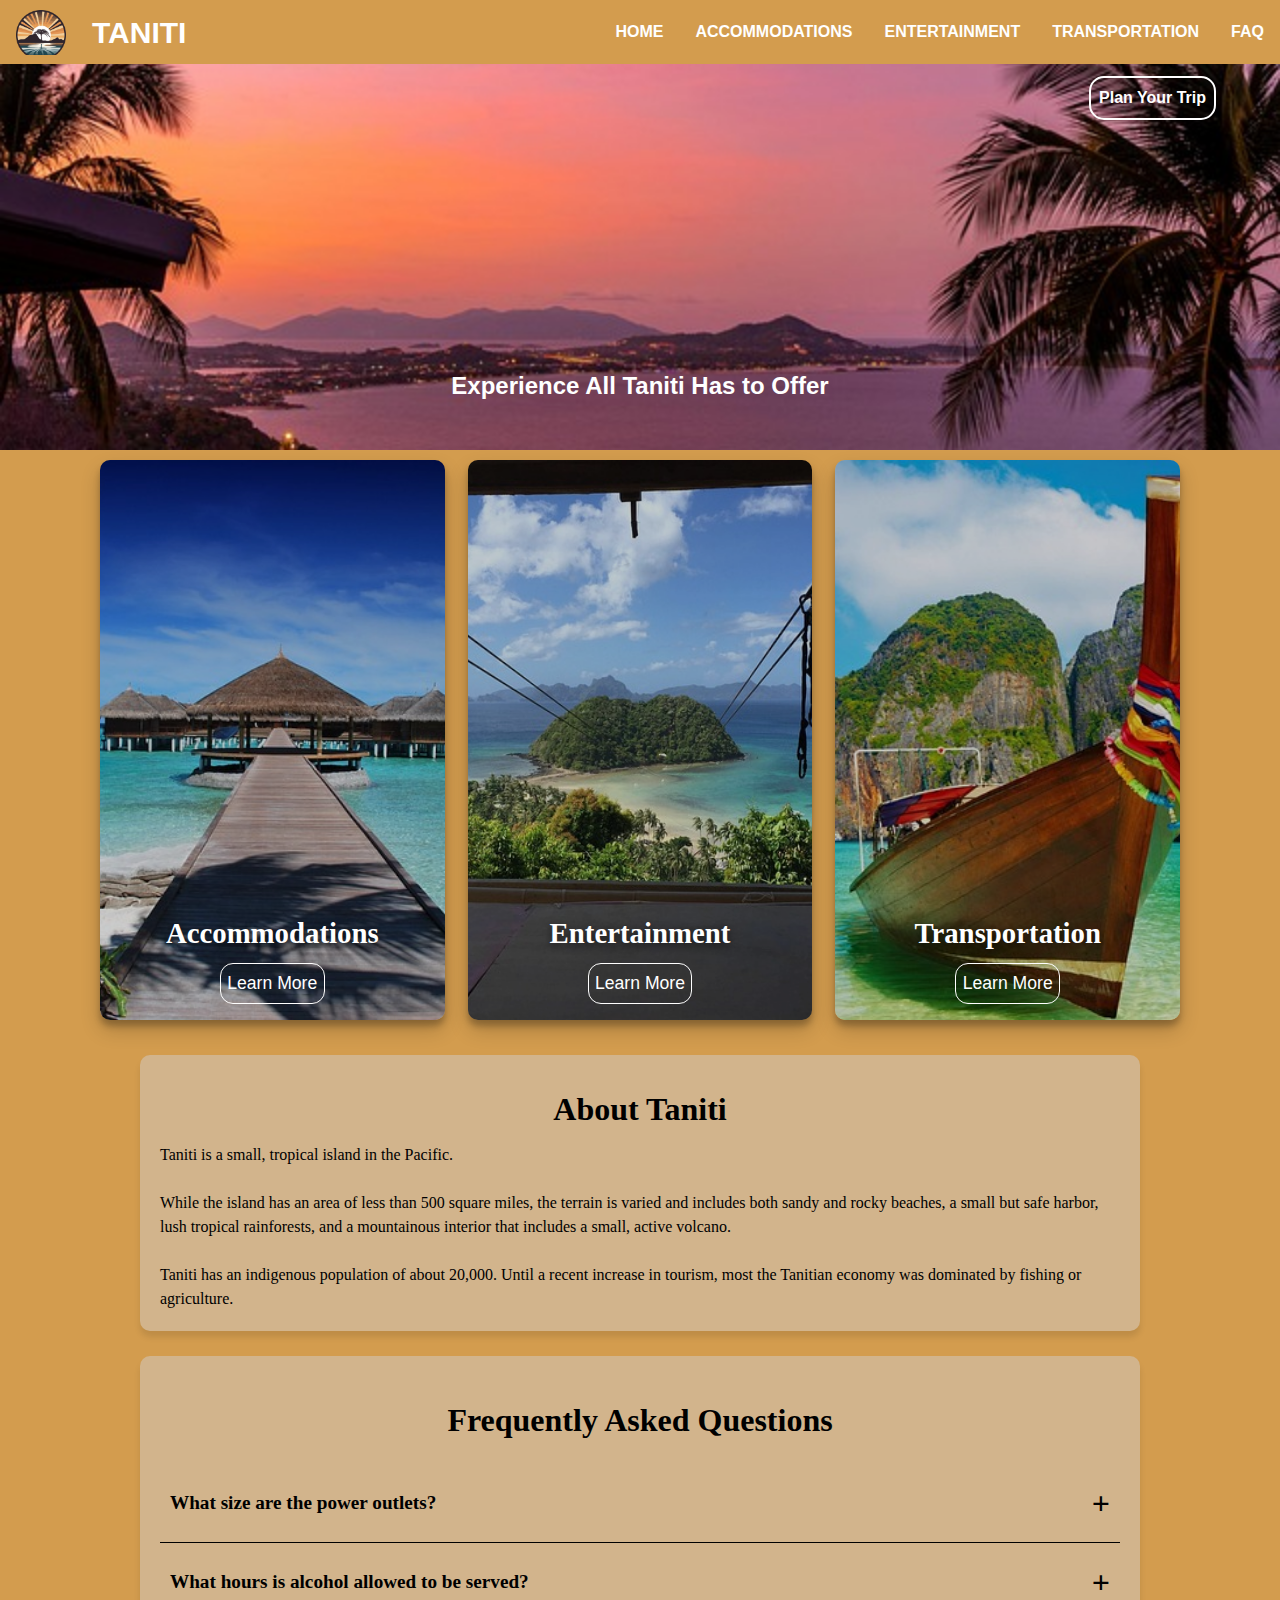
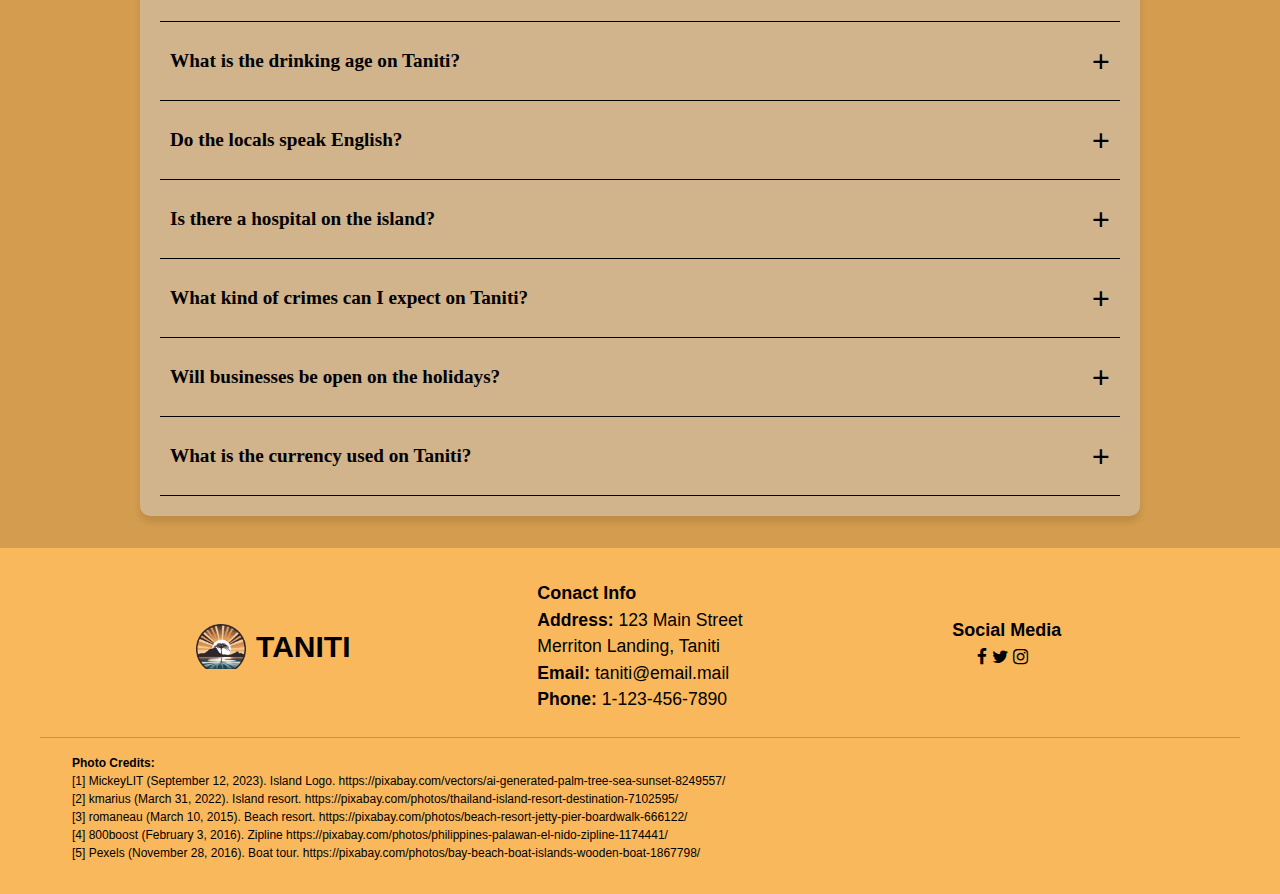
<file: index.html>
<!DOCTYPE html>
<html lang="en">
<head>
  <meta charset="UTF-8">
  <meta name="viewport" content="width=device-width, initial-scale=1.0">
  <title>Taniti Island</title>
  <link rel="stylesheet" href="https://cdnjs.cloudflare.com/ajax/libs/font-awesome/4.7.0/css/font-awesome.min.css">
  <link rel="stylesheet" href="css/styles.css">
</head>
<body>
  <header>
      <nav role="navigation">
        <div class="nav-child">
          <h3 class="logo"><a href="index.html">TANITI</a></h3>
        </div>
        <div class="nav-child">
          <a href="index.html">Home</a>
          <a href="pages/accommodations.html">Accommodations</a>
          <a href="pages/entertainment.html">Entertainment</a>
          <a href="pages/transportation.html">Transportation</a>
          <a href="index.html#bottom-section">FAQ</a>
          <i class="fa fa-bars" title="button to open navigation" onclick="on()"></i>
      </nav>
  </header>

  <div id="overlay">
  <div class="icon-container">
    <i class="fa fa-times" title="button to close navigation" onclick="off()"></i>
  </div>
  <div class="overlay-text">
    <a href="index.html">Home</a>
    <a href="pages/accommodations.html">Accommodations</a>
    <a href="pages/entertainment.html">Entertainment</a>
    <a href="pages/transportation.html">Transportation</a>
    <a href="pages/contact.html">Plan Your Trip</a>
    <a href="index.html#bottom-section">FAQ</a>
  </div>
  </div>

  <section>
    <div class="hero-container">
      <div class="hero-image" role="img" aria-label="Island resort beach view">
      <div class="hero-text">
        <h3>Experience All Taniti Has to Offer</h3>
      </div>
        <a href="pages/contact.html" class="hero-button">Plan Your Trip</a>
      </div>
    </div>
  </section>

  <section class="section-content">
    <div class="card-container">
      <div class="card accommodation-card">
        <h3 class="card-title">Accommodations</h3>
        <p class="hidden-text">Taniti has a wide variety of lodging that ranges from an inexpensive hostel to one large, four-star resort. <br><br>There are many small, family-owned hotels and a growing number of bed and breakfasts. <br><br>All types of lodging are strictly regulated and regularly inspected by the Tanitian government.</p>
        <button class="card-button"><a href="pages/accommodations.html">Learn More</a></button>
      </div>
      <div class="card entertainment-card">
        <h3 class="card-title">Entertainment</h3>
        <p class="hidden-text">Most people visit Taniti to enjoy the beaches, explore the rainforest, and to visit the volcano. <br><br> However, there are other things to do, including visiting a local history museum, going on chartered fishing tours, snorkeling, zip-lining in the rainforest, visiting several pubs, including a microbrewery, dancing at a new dance club, seeing a movie, taking helicopter rides, playing at an arcade, visiting art galleries, and bowling. <br><br> Many of these activities are located in Merriton Landing, which is a rapidly developing area on the north side of Yellow Leaf Bay. </p>
        <button class="card-button"><a href="pages/entertainment.html">Learn More</a></button>
      </div>
      <div class="card transportation-card">
        <h3 class="card-title">Transportation</h3>
        <p class="hidden-text">Almost all visitors arrive to Taniti by air, though some arrive on a small cruise ship that docks in Yellow Leaf Bay for one night per week. <br><br>Taniti is served by a small airport that can accommodate small jets and propeller planes. <br><br>Taniti is in the process of expanding the airport so larger jets will be able to land on the island within the next few years.</p>
        <button class="card-button"><a href="pages/transportation.html">Learn More</a></button>
      </div>
    </div>
  </section>

  <div class="contact-info">
    <h3 class="contact-info-title">About Taniti</h3>
      <p>Taniti is a small, tropical island in the Pacific. <br><br> While the island has an area of less than 500 square miles, the terrain is varied and includes both sandy and rocky beaches, a small but safe harbor, lush tropical rainforests, and a mountainous interior that includes a small, active volcano. <br><br>Taniti has an indigenous population of about 20,000. Until a recent increase in tourism, most the Tanitian economy was dominated by fishing or agriculture.</p>
  </div>

  <section class="faq-section" id="bottom-section">
    <h1 class="faq-title">Frequently Asked Questions</h1>
    <div class="faq">
      <div class="faq-item">
        <button class="faq-question">
          What size are the power outlets?
          <span class="icon">+</span>
        </button>
        <div class="faq-answer">
          <p>120 volts (the same as in the United States).</p>
        </div>
      </div>
      <div class="faq-item">
        <button class="faq-question">
         What hours is alcohol allowed to be served?
          <span class="icon">+</span>
        </button>
        <div class="faq-answer">
          <p> 9:00 a.m. to midnight.</p>
        </div>
      </div>
      <div class="faq-item">
        <button class="faq-question">
          What is the drinking age on Taniti?
          <span class="icon">+</span>
        </button>
        <div class="faq-answer">
          <p>18 and the drinking age is not strictly enforced</p>
        </div>
      </div>
      <div class="faq-item">
        <button class="faq-question">
          Do the locals speak English?
          <span class="icon">+</span>
        </button>
        <div class="faq-answer">
          <p>Many younger Tanitians speak fluent English. Very little English is spoken in rural areas, especially by the older residents.</p>
        </div>
      </div>
      <div class="faq-item">
        <button class="faq-question">
          Is there a hospital on the island?
          <span class="icon">+</span>
        </button>
        <div class="faq-answer">
          <p>There is one hospital and several clinics. The hospital has many multilingual employees.</p>
        </div>
      </div>
      <div class="faq-item">
        <button class="faq-question">
          What kind of crimes can I expect on Taniti?
          <span class="icon">+</span>
        </button>
        <div class="faq-answer">
          <p>Violent crime is very rare on Taniti, but as tourism increases, there are more reports of pickpocketing and other petty crimes.</p>
        </div>
      </div>
      <div class="faq-item">
        <button class="faq-question">
          Will businesses be open on the holidays?
          <span class="icon">+</span>
        </button>
        <div class="faq-answer">
          <p>Taniti enjoys a large number of national holidays, and many tourist attractions and restaurants will be closed on holidays, so visitors should plan accordingly.</p>
        </div>
      </div>
      <div class="faq-item">
        <button class="faq-question">
          What is the currency used on Taniti?
          <span class="icon">+</span>
        </button>
        <div class="faq-answer">
          <p>Taniti uses the U.S. dollar as its currency, but many businesses will also accept euros and yen. Several banks facilitate currency exchange, and many businesses accept major credit cards.</p>
        </div>
      </div>
    </div>
  </section>
  <footer>
    <div class="footer-container">
      <div class="column">
        <h3 class="logo"><a href="index.html">TANITI</a></h3>
      </div>
      <div class="column">
        <h5>Conact Info</h5>
        <p><strong>Address: </strong>123 Main Street<br>Merriton Landing, Taniti</p>
        <p><strong>Email: </strong>taniti@email.mail</p>
        <p><strong>Phone: </strong>1-123-456-7890</p>
      </div>
      <div class="column">
        <h5>Social Media</h5>
        <ul class="social-icons">
          <li class="fa fa-facebook"></li>
          <li class="fa fa-twitter"></li>
          <li class="fa fa-instagram"></li>
        </ul>
      </div>
    </div>
    <div class="credits">
      <p><strong>Photo Credits:</strong></p>
      <p> [1] MickeyLIT (September 12, 2023). Island Logo. https://pixabay.com/vectors/ai-generated-palm-tree-sea-sunset-8249557/ </p>
      <p> [2] kmarius (March 31, 2022). Island resort. https://pixabay.com/photos/thailand-island-resort-destination-7102595/</p>
      <p> [3] romaneau (March 10, 2015). Beach resort. https://pixabay.com/photos/beach-resort-jetty-pier-boardwalk-666122/ </p>
      <p> [4] 800boost (February 3, 2016). Zipline https://pixabay.com/photos/philippines-palawan-el-nido-zipline-1174441/</p>
      <p> [5] Pexels (November 28, 2016). Boat tour. https://pixabay.com/photos/bay-beach-boat-islands-wooden-boat-1867798/ </p>
    </div> 
     
  </footer>
  <script>

    document.addEventListener("DOMContentLoaded", () =>
    {
      const questions = document.querySelectorAll(".faq-question");

      questions.forEach(question => {
        question.addEventListener("click", ()=> {
          question.classList.toggle("active");
          const answer = question.nextElementSibling;
          const icon = question.querySelector(".icon");

          if (answer.style.display == "block") {
            answer.style.display = "none";
            icon.textContent = "+";
          } else {
            answer.style.display = "block";
            icon.textContent = "-";
          }
        });
      });
    });

    function on() {
        const turnOn = document.getElementById("overlay");
        turnOn.style.display = "block";
        turnOn.classList.add("fade-in");

        const overflow = document.querySelector("body");
        overflow.style.overflow = "hidden";
    }

    function off() {
        const turnOff = document.getElementById("overlay");
        turnOff.style.display = "none";

        const overflow = document.querySelector("body");
        overflow.style.overflow = "";
    }

    const nav = document.querySelector("nav");

  </script>
</body>
</html>
</file>
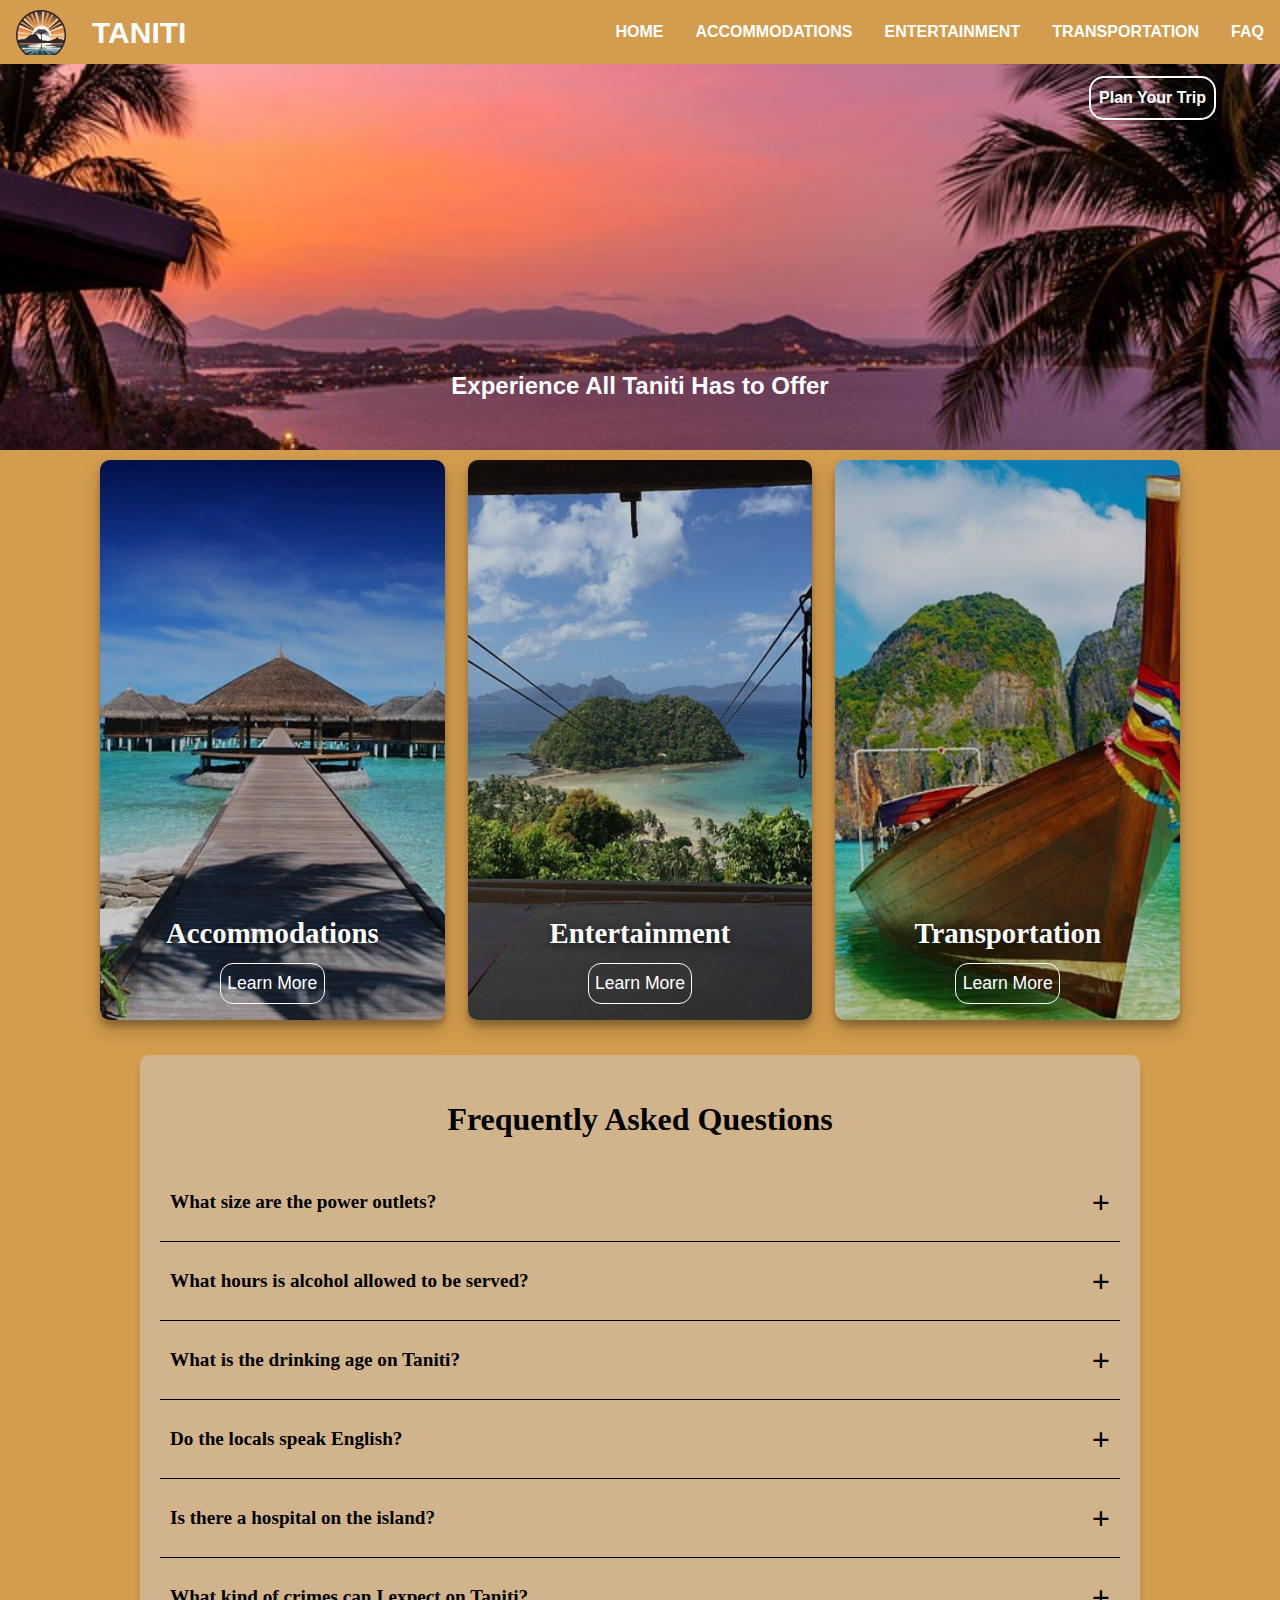
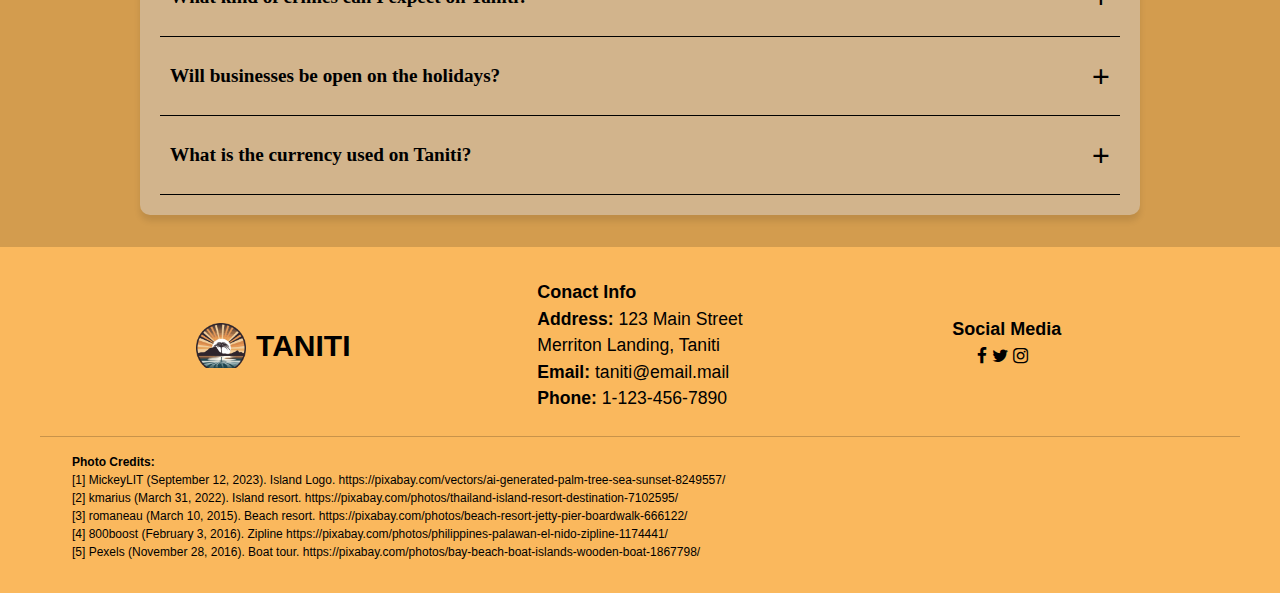
<file: docs/index.html>
<!DOCTYPE html>
<html lang="en">
<head>
  <meta charset="UTF-8">
  <meta name="viewport" content="width=device-width, initial-scale=1.0">
  <title>Taniti Island</title>
  <link rel="stylesheet" href="https://cdnjs.cloudflare.com/ajax/libs/font-awesome/4.7.0/css/font-awesome.min.css">
  <link rel="stylesheet" href="/css/styles.css">
</head>
<body>
  <header>
      <nav role="navigation">
        <div class="nav-child">
          <h3 class="logo"><a href="index.html">TANITI</a></h3>
        </div>
        <div class="nav-child">
          <a href="index.html">Home</a>
          <a href="/pages/accommodations.html">Accommodations</a>
          <a href="/pages/entertainment.html">Entertainment</a>
          <a href="/pages/transportation.html">Transportation</a>
          <a href="/index.html#bottom-section">FAQ</a>
          <i class="fa fa-bars" title="button to open navigation" onclick="on()"></i>
      </nav>
  </header>

  <div id="overlay">
  <div class="icon-container">
    <i class="fa fa-times" title="button to close navigation" onclick="off()"></i>
  </div>
  <div class="overlay-text">
    <a href="index.html">Home</a>
    <a href="/pages/accommodations.html">Accommodations</a>
    <a href="/pages/entertainment.html">Entertainment</a>
    <a href="/pages/transportation.html">Transportation</a>
    <a href="/pages/contact.html">Plan Your Trip</a>
    <a href="/index.html#bottom-section">FAQ</a>
  </div>
  </div>

  <section>
    <div class="hero-container">
      <div class="hero-image" role="img" aria-label="Island resort beach view">
      <div class="hero-text">
        <h3>Experience All Taniti Has to Offer</h3>
      </div>
        <a href="/pages/contact.html" class="hero-button">Plan Your Trip</a>
      </div>
    </div>
  </section>

  <section class="section-content">
    <div class="card-container">
      <div class="card accommodation-card">
        <h3 class="card-title">Accommodations</h3>
        <p class="hidden-text">Taniti has a wide variety of lodging that ranges from an inexpensive hostel to one large, four-star resort. <br><br>There are many small, family-owned hotels and a growing number of bed and breakfasts. <br><br>All types of lodging are strictly regulated and regularly inspected by the Tanitian government.</p>
        <button class="card-button"><a href="/pages/accommodations.html">Learn More</a></button>
      </div>
      <div class="card entertainment-card">
        <h3 class="card-title">Entertainment</h3>
        <p class="hidden-text">Most people visit Taniti to enjoy the beaches, explore the rainforest, and to visit the volcano. <br><br> However, there are other things to do, including visiting a local history museum, going on chartered fishing tours, snorkeling, zip-lining in the rainforest, visiting several pubs, including a microbrewery, dancing at a new dance club, seeing a movie, taking helicopter rides, playing at an arcade, visiting art galleries, and bowling. <br><br> Many of these activities are located in Merriton Landing, which is a rapidly developing area on the north side of Yellow Leaf Bay. </p>
        <button class="card-button"><a href="/pages/entertainment.html">Learn More</a></button>
      </div>
      <div class="card transportation-card">
        <h3 class="card-title">Transportation</h3>
        <p class="hidden-text">Almost all visitors arrive to Taniti by air, though some arrive on a small cruise ship that docks in Yellow Leaf Bay for one night per week. <br><br>Taniti is served by a small airport that can accommodate small jets and propeller planes. <br><br>Taniti is in the process of expanding the airport so larger jets will be able to land on the island within the next few years.</p>
        <button class="card-button"><a href="/pages/transportation.html">Learn More</a></button>
      </div>
    </div>
  </section>
  <section class="faq-section" id="bottom-section">
    <h1 class="faq-title">Frequently Asked Questions</h1>
    <div class="faq">
      <div class="faq-item">
        <button class="faq-question">
          What size are the power outlets?
          <span class="icon">+</span>
        </button>
        <div class="faq-answer">
          <p>120 volts (the same as in the United States).</p>
        </div>
      </div>
      <div class="faq-item">
        <button class="faq-question">
         What hours is alcohol allowed to be served?
          <span class="icon">+</span>
        </button>
        <div class="faq-answer">
          <p> 9:00 a.m. to midnight.</p>
        </div>
      </div>
      <div class="faq-item">
        <button class="faq-question">
          What is the drinking age on Taniti?
          <span class="icon">+</span>
        </button>
        <div class="faq-answer">
          <p>18 and the drinking age is not strictly enforced</p>
        </div>
      </div>
      <div class="faq-item">
        <button class="faq-question">
          Do the locals speak English?
          <span class="icon">+</span>
        </button>
        <div class="faq-answer">
          <p>Many younger Tanitians speak fluent English. Very little English is spoken in rural areas, especially by the older residents.</p>
        </div>
      </div>
      <div class="faq-item">
        <button class="faq-question">
          Is there a hospital on the island?
          <span class="icon">+</span>
        </button>
        <div class="faq-answer">
          <p>There is one hospital and several clinics. The hospital has many multilingual employees.</p>
        </div>
      </div>
      <div class="faq-item">
        <button class="faq-question">
          What kind of crimes can I expect on Taniti?
          <span class="icon">+</span>
        </button>
        <div class="faq-answer">
          <p>Violent crime is very rare on Taniti, but as tourism increases, there are more reports of pickpocketing and other petty crimes.</p>
        </div>
      </div>
      <div class="faq-item">
        <button class="faq-question">
          Will businesses be open on the holidays?
          <span class="icon">+</span>
        </button>
        <div class="faq-answer">
          <p>Taniti enjoys a large number of national holidays, and many tourist attractions and restaurants will be closed on holidays, so visitors should plan accordingly.</p>
        </div>
      </div>
      <div class="faq-item">
        <button class="faq-question">
          What is the currency used on Taniti?
          <span class="icon">+</span>
        </button>
        <div class="faq-answer">
          <p>Taniti uses the U.S. dollar as its currency, but many businesses will also accept euros and yen. Several banks facilitate currency exchange, and many businesses accept major credit cards.</p>
        </div>
      </div>
    </div>
  </section>
  <footer>
    <div class="footer-container">
      <div class="column">
        <h3 class="logo"><a href="index.html">TANITI</a></h3>
      </div>
      <div class="column">
        <h5>Conact Info</h5>
        <p><strong>Address: </strong>123 Main Street<br>Merriton Landing, Taniti</p>
        <p><strong>Email: </strong>taniti@email.mail</p>
        <p><strong>Phone: </strong>1-123-456-7890</p>
      </div>
      <div class="column">
        <h5>Social Media</h5>
        <ul class="social-icons">
          <li class="fa fa-facebook"></li>
          <li class="fa fa-twitter"></li>
          <li class="fa fa-instagram"></li>
        </ul>
      </div>
    </div>
    <div class="credits">
      <p><strong>Photo Credits:</strong></p>
      <p> [1] MickeyLIT (September 12, 2023). Island Logo. https://pixabay.com/vectors/ai-generated-palm-tree-sea-sunset-8249557/ </p>
      <p> [2] kmarius (March 31, 2022). Island resort. https://pixabay.com/photos/thailand-island-resort-destination-7102595/</p>
      <p> [3] romaneau (March 10, 2015). Beach resort. https://pixabay.com/photos/beach-resort-jetty-pier-boardwalk-666122/ </p>
      <p> [4] 800boost (February 3, 2016). Zipline https://pixabay.com/photos/philippines-palawan-el-nido-zipline-1174441/</p>
      <p> [5] Pexels (November 28, 2016). Boat tour. https://pixabay.com/photos/bay-beach-boat-islands-wooden-boat-1867798/ </p>
    </div> 
     
  </footer>
  <script>

    document.addEventListener("DOMContentLoaded", () =>
    {
      const questions = document.querySelectorAll(".faq-question");

      questions.forEach(question => {
        question.addEventListener("click", ()=> {
          question.classList.toggle("active");
          const answer = question.nextElementSibling;
          const icon = question.querySelector(".icon");

          if (answer.style.display == "block") {
            answer.style.display = "none";
            icon.textContent = "+";
          } else {
            answer.style.display = "block";
            icon.textContent = "-";
          }
        });
      });
    });

    function on() {
        const turnOn = document.getElementById("overlay");
        turnOn.style.display = "block";
        turnOn.classList.add("fade-in");

        const overflow = document.querySelector("body");
        overflow.style.overflow = "hidden";
    }

    function off() {
        const turnOff = document.getElementById("overlay");
        turnOff.style.display = "none";

        const overflow = document.querySelector("body");
        overflow.style.overflow = "";
    }

    const nav = document.querySelector("nav");

  </script>
</body>
</html>
</file>
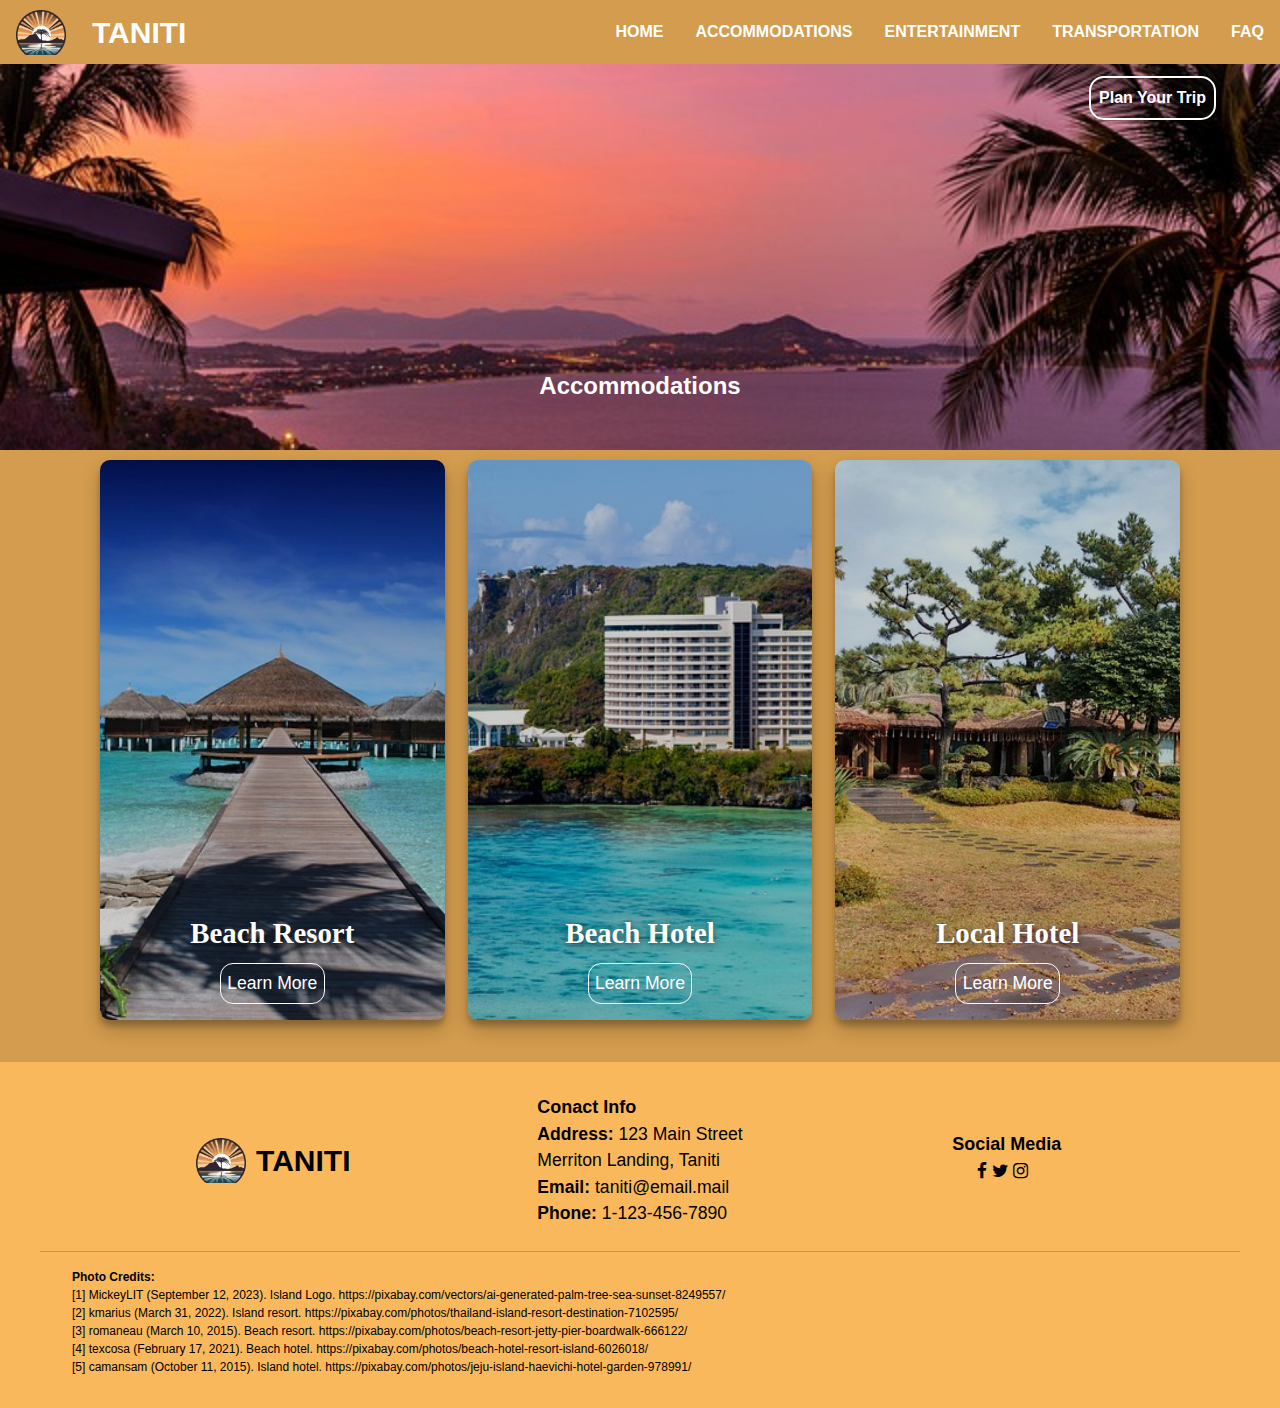
<file: pages/accommodations.html>
<!DOCTYPE html>
<html lang="en">
<head>
  <meta charset="UTF-8">
  <meta name="viewport" content="width=device-width, initial-scale=1.0">
  <title>Taniti Island</title>
  <link rel="stylesheet" href="https://cdnjs.cloudflare.com/ajax/libs/font-awesome/4.7.0/css/font-awesome.min.css">
  <link rel="stylesheet" href="../css/styles.css">
</head>
<body>
  <header>
      <nav role="navigation">
        <div class="nav-child">
          <h3 class="logo"><a href="../index.html">TANITI</a></h3>
        </div>
        <div class="nav-child">
          <a href="../index.html">Home</a>
          <a href="../pages/accommodations.html">Accommodations</a>
          <a href="../pages/entertainment.html">Entertainment</a>
          <a href="../pages/transportation.html">Transportation</a>
          <a href="../index.html#bottom-section">FAQ</a>
          <i class="fa fa-bars" title="button to open navigation" onclick="on()"></i>
      </nav>
  </header>

  <div id="overlay">
  <div class="icon-container">
    <i class="fa fa-times" title="button to close navigation" onclick="off()"></i>
  </div>
  <div class="overlay-text">
    <a href="../index.html">Home</a>
    <a href="../pages/accommodations.html">Accommodations</a>
    <a href="../pages/entertainment.html">Entertainment</a>
    <a href="../pages/transportation.html">Transportation</a>
    <a href="../pages/contact.html">Plan Your Trip</a>
    <a href="../index.html#bottom-section">FAQ</a>
  </div>
  </div>

  <section>
    <div class="hero-container">
      <div class="hero-image" role="img" aria-label="Island resort beach view">
      <div class="hero-text">
        <h3>Accommodations</h3>
      </div>
        <a href="../pages/contact.html" class="hero-button">Plan Your Trip</a>
      </div>
    </div>
  </section>

  <section class="section-content">
    <div class="card-container">
      <div class="card accommodation-card-1">
        <h3 class="card-title">Beach Resort</h3>
        <p class="hidden-text">Click the button below to book your stay at Taniti's four-star resort.</p>
        <button class="card-button"><a href="../pages/accommodations.html">Learn More</a></button>
      </div>
      <div class="card accommodation-card-2">
        <h3 class="card-title">Beach Hotel</h3>
        <p class="hidden-text">Click the button below to book your stay at Taniti's one of many beach hotels.</p>
        <button class="card-button"><a href="../pages/accommodations.html">Learn More</a></button>
      </div>
      <div class="card accommodation-card-3">
        <h3 class="card-title">Local Hotel</h3>
        <p class="hidden-text">There are many small, family-owned hotels and a growing number of bed and breakfasts.</p>
        <button class="card-button"><a href="../pages/accommodations.html">Learn More</a></button>
      </div>
    </div>
  </section>

  <footer>
    <div class="footer-container">
      <div class="column">
        <h3 class="logo"><a href="../index.html">TANITI</a></h3>
      </div>
      <div class="column">
        <h5>Conact Info</h5>
        <p><strong>Address: </strong>123 Main Street<br>Merriton Landing, Taniti</p>
        <p><strong>Email: </strong>taniti@email.mail</p>
        <p><strong>Phone: </strong>1-123-456-7890</p>
      </div>
      <div class="column">
        <h5>Social Media</h5>
        <ul class="social-icons">
          <li class="fa fa-facebook"></li>
          <li class="fa fa-twitter"></li>
          <li class="fa fa-instagram"></li>
        </ul>
      </div>
    </div>
    <div class="credits">
      <p><strong>Photo Credits:</strong></p>
      <p> [1] MickeyLIT (September 12, 2023). Island Logo. https://pixabay.com/vectors/ai-generated-palm-tree-sea-sunset-8249557/ </p>
      <p> [2] kmarius (March 31, 2022). Island resort. https://pixabay.com/photos/thailand-island-resort-destination-7102595/</p>
      <p> [3] romaneau (March 10, 2015). Beach resort. https://pixabay.com/photos/beach-resort-jetty-pier-boardwalk-666122/ </p>
      <p> [4] texcosa (February 17, 2021). Beach hotel. https://pixabay.com/photos/beach-hotel-resort-island-6026018/ </p>
      <p> [5] camansam (October 11, 2015). Island hotel. https://pixabay.com/photos/jeju-island-haevichi-hotel-garden-978991/ </p>
    </div> 
     
  </footer>
  <script>

    function on() {
        const turnOn = document.getElementById("overlay");
        turnOn.style.display = "block";
        turnOn.classList.add("fade-in");

        const overflow = document.querySelector("body");
        overflow.style.overflow = "hidden";
    }

    function off() {
        const turnOff = document.getElementById("overlay");
        turnOff.style.display = "none";

        const overflow = document.querySelector("body");
        overflow.style.overflow = "";
    }

    const nav = document.querySelector("nav");

  </script>
</body>
</html>
</file>
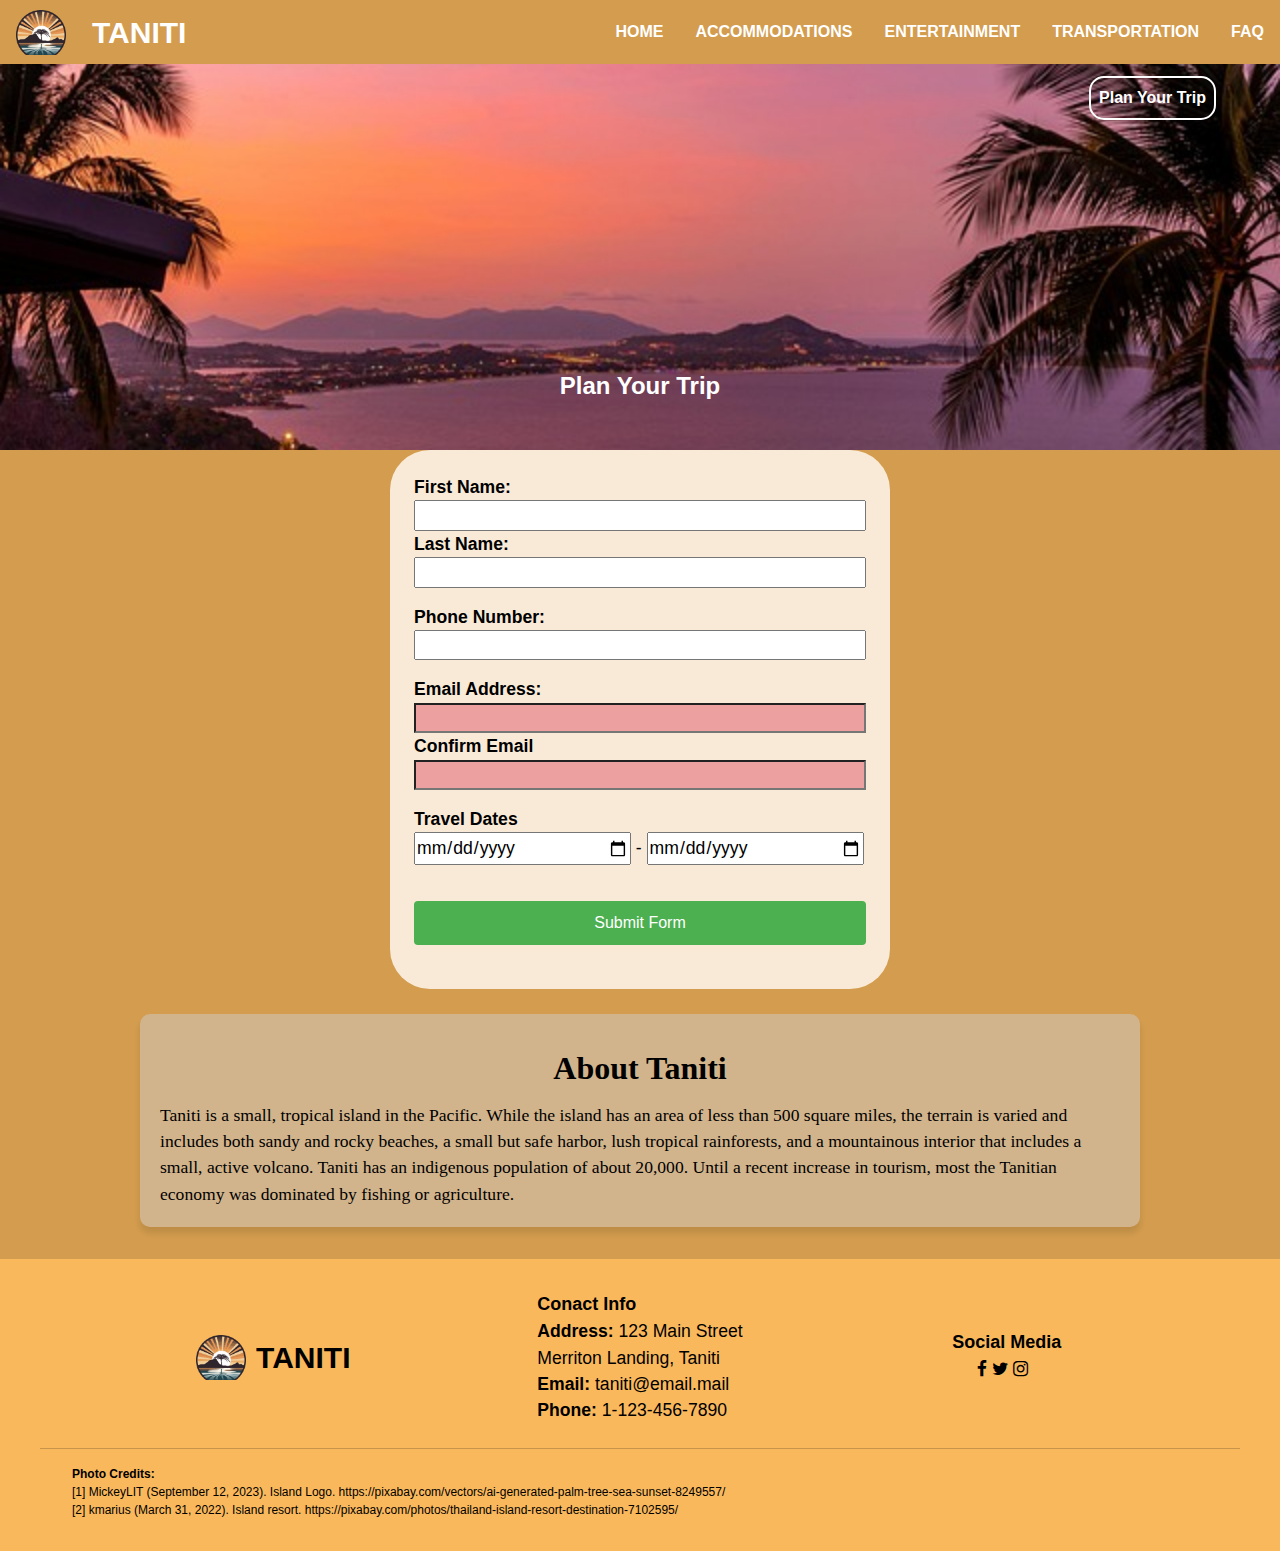
<file: pages/contact.html>
<!DOCTYPE html>
<html lang="en">
<head>
  <meta charset="UTF-8">
  <meta name="viewport" content="width=device-width, initial-scale=1.0">
  <title>Taniti Island</title>
  <link rel="stylesheet" href="https://cdnjs.cloudflare.com/ajax/libs/font-awesome/4.7.0/css/font-awesome.min.css">
  <link rel="stylesheet" href="/css/styles.css">
</head>
<body>
  <header>
      <nav role="navigation">
        <div class="nav-child">
          <h3 class="logo"><a href="../index.html">TANITI</a></h3>
        </div>
        <div class="nav-child">
          <a href="../index.html">Home</a>
          <a href="/pages/accommodations.html">Accommodations</a>
          <a href="/pages/entertainment.html">Entertainment</a>
          <a href="/pages/transportation.html">Transportation</a>
          <a href="../index.html#bottom-section">FAQ</a>
          <i class="fa fa-bars" title="button to open navigation" onclick="on()"></i>
      </nav>
  </header>

  <div id="overlay">
  <div class="icon-container">
    <i class="fa fa-times" title="button to close navigation" onclick="off()"></i>
  </div>
  <div class="overlay-text">
    <a href="../index.html">Home</a>
    <a href="/pages/accommodations.html">Accommodations</a>
    <a href="/pages/entertainment.html">Entertainment</a>
    <a href="/pages/transportation.html">Transportation</a>
    <a href="/pages/contact.html">Plan Your Trip</a>
    <a href="../index.html#bottom-section">FAQ</a>
  </div>
  </div>

  <section>
    <div class="hero-container">
      <div class="hero-image" role="img" aria-label="Island resort beach view">
      <div class="hero-text">
        <h3>Plan Your Trip</h3>
      </div>
        <a href="/pages/contact.html" class="hero-button">Plan Your Trip</a>
      </div>
    </div>
  </section>

  <section class="section-content">
    <form>
      <div class="form-group">
        <label for="name">First Name:</label> 
        <input type="text" name="name" id="name">

        <label for="name">Last Name:</label> 
        <input type="text" name="name" id="name">
      </div>
      <div class="form-group">
        <label for="phone">Phone Number:</label> 
        <input type="tel" name="phone" id="phone">
      </div>
      <div class="form-group">
        <label for="email">Email Address:</label> 
        <input type="email" name="email" id="email" required>

        <label for="confirm">Confirm Email</label>
        <input type="email" name="confirm" id="confirm" onblur="confirmEmail()" required>
      </div>
      <div class="form-group">
        <label for="travel">Travel Dates</label>
        <br>
        <input type="date" id="travel" name="travel"> - <input type="date" id="travel" name="travel">
        <br>
      </div>
      <div class="form-buttons">
          <input type="submit" name="submitBtn" id="submitBtn" value="Submit Form">
      </div>       
    </form>
    <div class="contact-info">
      <h3 class="contact-info-title">About Taniti</h3>
        <p>Taniti is a small, tropical island in the Pacific. While the island has an area of less than 500 square miles, the terrain is varied and includes both sandy and rocky beaches, a small but safe harbor, lush tropical rainforests, and a mountainous interior that includes a small, active volcano. Taniti has an indigenous population of about 20,000. Until a recent increase in tourism, most the Tanitian economy was dominated by fishing or agriculture.</p>
    </div>
    <script type="text/javascript">
        function confirmEmail() {
            var email = document.getElementById("email").value
            var confemail = document.getElementById("confirm").value
            if(email != confemail) {
                alert('Email Not Matching!');
            }
        }
    </script>
  </section>

  <footer>
    <div class="footer-container">
      <div class="column">
        <h3 class="logo"><a href="../index.html">TANITI</a></h3>
      </div>
      <div class="column">
        <h5>Conact Info</h5>
        <p><strong>Address: </strong>123 Main Street<br>Merriton Landing, Taniti</p>
        <p><strong>Email: </strong>taniti@email.mail</p>
        <p><strong>Phone: </strong>1-123-456-7890</p>
      </div>
      <div class="column">
        <h5>Social Media</h5>
        <ul class="social-icons">
          <li class="fa fa-facebook"></li>
          <li class="fa fa-twitter"></li>
          <li class="fa fa-instagram"></li>
        </ul>
      </div>
    </div>
    <div class="credits">
      <p><strong>Photo Credits:</strong></p>
      <p> [1] MickeyLIT (September 12, 2023). Island Logo. https://pixabay.com/vectors/ai-generated-palm-tree-sea-sunset-8249557/ </p>
      <p> [2] kmarius (March 31, 2022). Island resort. https://pixabay.com/photos/thailand-island-resort-destination-7102595/</p>
    </div> 
     
  </footer>
  <script>

    function on() {
        const turnOn = document.getElementById("overlay");
        turnOn.style.display = "block";
        turnOn.classList.add("fade-in");

        const overflow = document.querySelector("body");
        overflow.style.overflow = "hidden";
    }

    function off() {
        const turnOff = document.getElementById("overlay");
        turnOff.style.display = "none";

        const overflow = document.querySelector("body");
        overflow.style.overflow = "";
    }

    const nav = document.querySelector("nav");

  </script>
</body>
</html>
</file>
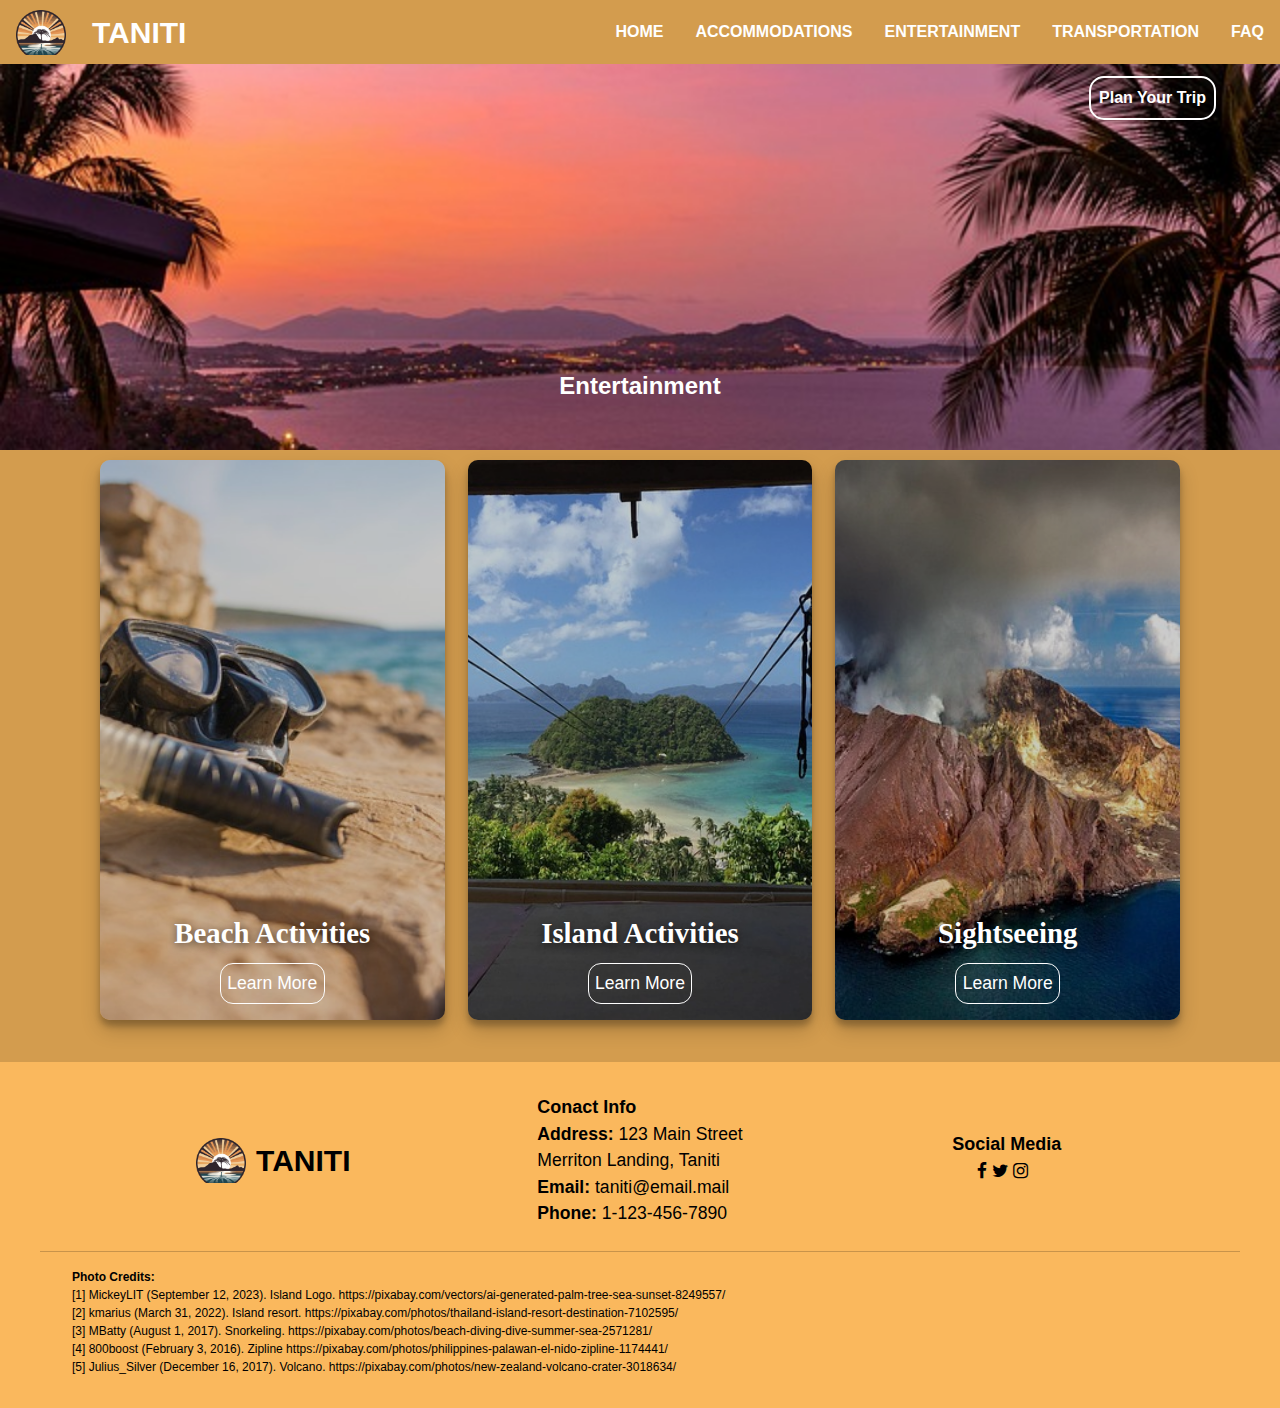
<file: pages/entertainment.html>
<!DOCTYPE html>
<html lang="en">
<head>
  <meta charset="UTF-8">
  <meta name="viewport" content="width=device-width, initial-scale=1.0">
  <title>Taniti Island</title>
  <link rel="stylesheet" href="https://cdnjs.cloudflare.com/ajax/libs/font-awesome/4.7.0/css/font-awesome.min.css">
  <link rel="stylesheet" href="../css/styles.css">
</head>
<body>
  <header>
      <nav role="navigation">
        <div class="nav-child">
          <h3 class="logo"><a href="../index.html">TANITI</a></h3>
        </div>
        <div class="nav-child">
          <a href="../index.html">Home</a>
          <a href="../pages/accommodations.html">Accommodations</a>
          <a href="../pages/entertainment.html">Entertainment</a>
          <a href="../pages/transportation.html">Transportation</a>
          <a href="../index.html#bottom-section">FAQ</a>
          <i class="fa fa-bars" title="button to open navigation" onclick="on()"></i>
      </nav>
  </header>

  <div id="overlay">
  <div class="icon-container">
    <i class="fa fa-times" title="button to close navigation" onclick="off()"></i>
  </div>
  <div class="overlay-text">
    <a href="../index.html">Home</a>
    <a href="../pages/accommodations.html">Accommodations</a>
    <a href="../pages/entertainment.html">Entertainment</a>
    <a href="../pages/transportation.html">Transportation</a>
    <a href="../pages/contact.html">Plan Your Trip</a>
    <a href="../index.html#bottom-section">FAQ</a>
  </div>
  </div>

  <section>
    <div class="hero-container">
      <div class="hero-image" role="img" aria-label="Island resort beach view">
      <div class="hero-text">
        <h3>Entertainment</h3>
      </div>
        <a href="../pages/contact.html" class="hero-button">Plan Your Trip</a>
      </div>
    </div>
  </section>

  <section class="section-content">
    <div class="card-container">
      <div class="card entertainment-card-1">
        <h3 class="card-title">Beach Activities</h3>
        <p class="hidden-text">Click below for a list of beach activities such as snorkeling and chartered fishing tours</p>
        <button class="card-button"><a href="../pages/entertainment.html">Learn More</a></button>
      </div>
      <div class="card entertainment-card-2">
        <h3 class="card-title">Island Activities</h3>
        <p class="hidden-text">Click below for a list of activites including visiting a local history museum, zip-lining in the rainforest, visiting several pubs, including a microbrewery, dancing at a new dance club, seeing a movie, taking helicopter rides, playing at an arcade, visiting art galleries, and bowling. <br><br>Also, a nine-hole golf course should be operational by next year. </p>
        <button class="card-button"><a href="../pages/entertainment.html">Learn More</a></button>
      </div>
      <div class="card entertainment-card-3">
        <h3 class="card-title">Sightseeing</h3>
        <p class="hidden-text">Most tourists spend most of their time in Taniti City, which boasts native architecture and nearby white, sandy beaches that encircle Yellow Leaf Bay. <br><br>Other popular activities include boat or bus tours of the island, hikes in the rainforest, or visits to Tanitis active volcano.</p>
        <button class="card-button"><a href="../pages/entertainment.html">Learn More</a></button>
      </div>
    </div>
  </section>

  <footer>
    <div class="footer-container">
      <div class="column">
        <h3 class="logo"><a href="../index.html">TANITI</a></h3>
      </div>
      <div class="column">
        <h5>Conact Info</h5>
        <p><strong>Address: </strong>123 Main Street<br>Merriton Landing, Taniti</p>
        <p><strong>Email: </strong>taniti@email.mail</p>
        <p><strong>Phone: </strong>1-123-456-7890</p>
      </div>
      <div class="column">
        <h5>Social Media</h5>
        <ul class="social-icons">
          <li class="fa fa-facebook"></li>
          <li class="fa fa-twitter"></li>
          <li class="fa fa-instagram"></li>
        </ul>
      </div>
    </div>
    <div class="credits">
      <p><strong>Photo Credits:</strong></p>
      <p> [1] MickeyLIT (September 12, 2023). Island Logo. https://pixabay.com/vectors/ai-generated-palm-tree-sea-sunset-8249557/ </p>
      <p> [2] kmarius (March 31, 2022). Island resort. https://pixabay.com/photos/thailand-island-resort-destination-7102595/</p>
      <p> [3] MBatty (August 1, 2017). Snorkeling. https://pixabay.com/photos/beach-diving-dive-summer-sea-2571281/ </p>
      <p> [4] 800boost (February 3, 2016). Zipline https://pixabay.com/photos/philippines-palawan-el-nido-zipline-1174441/ </p>
      <p> [5] Julius_Silver (December 16, 2017). Volcano. https://pixabay.com/photos/new-zealand-volcano-crater-3018634/ </p>
    </div> 
     
  </footer>
  <script>

    function on() {
        const turnOn = document.getElementById("overlay");
        turnOn.style.display = "block";
        turnOn.classList.add("fade-in");

        const overflow = document.querySelector("body");
        overflow.style.overflow = "hidden";
    }

    function off() {
        const turnOff = document.getElementById("overlay");
        turnOff.style.display = "none";

        const overflow = document.querySelector("body");
        overflow.style.overflow = "";
    }

    const nav = document.querySelector("nav");

  </script>
</body>
</html>
</file>
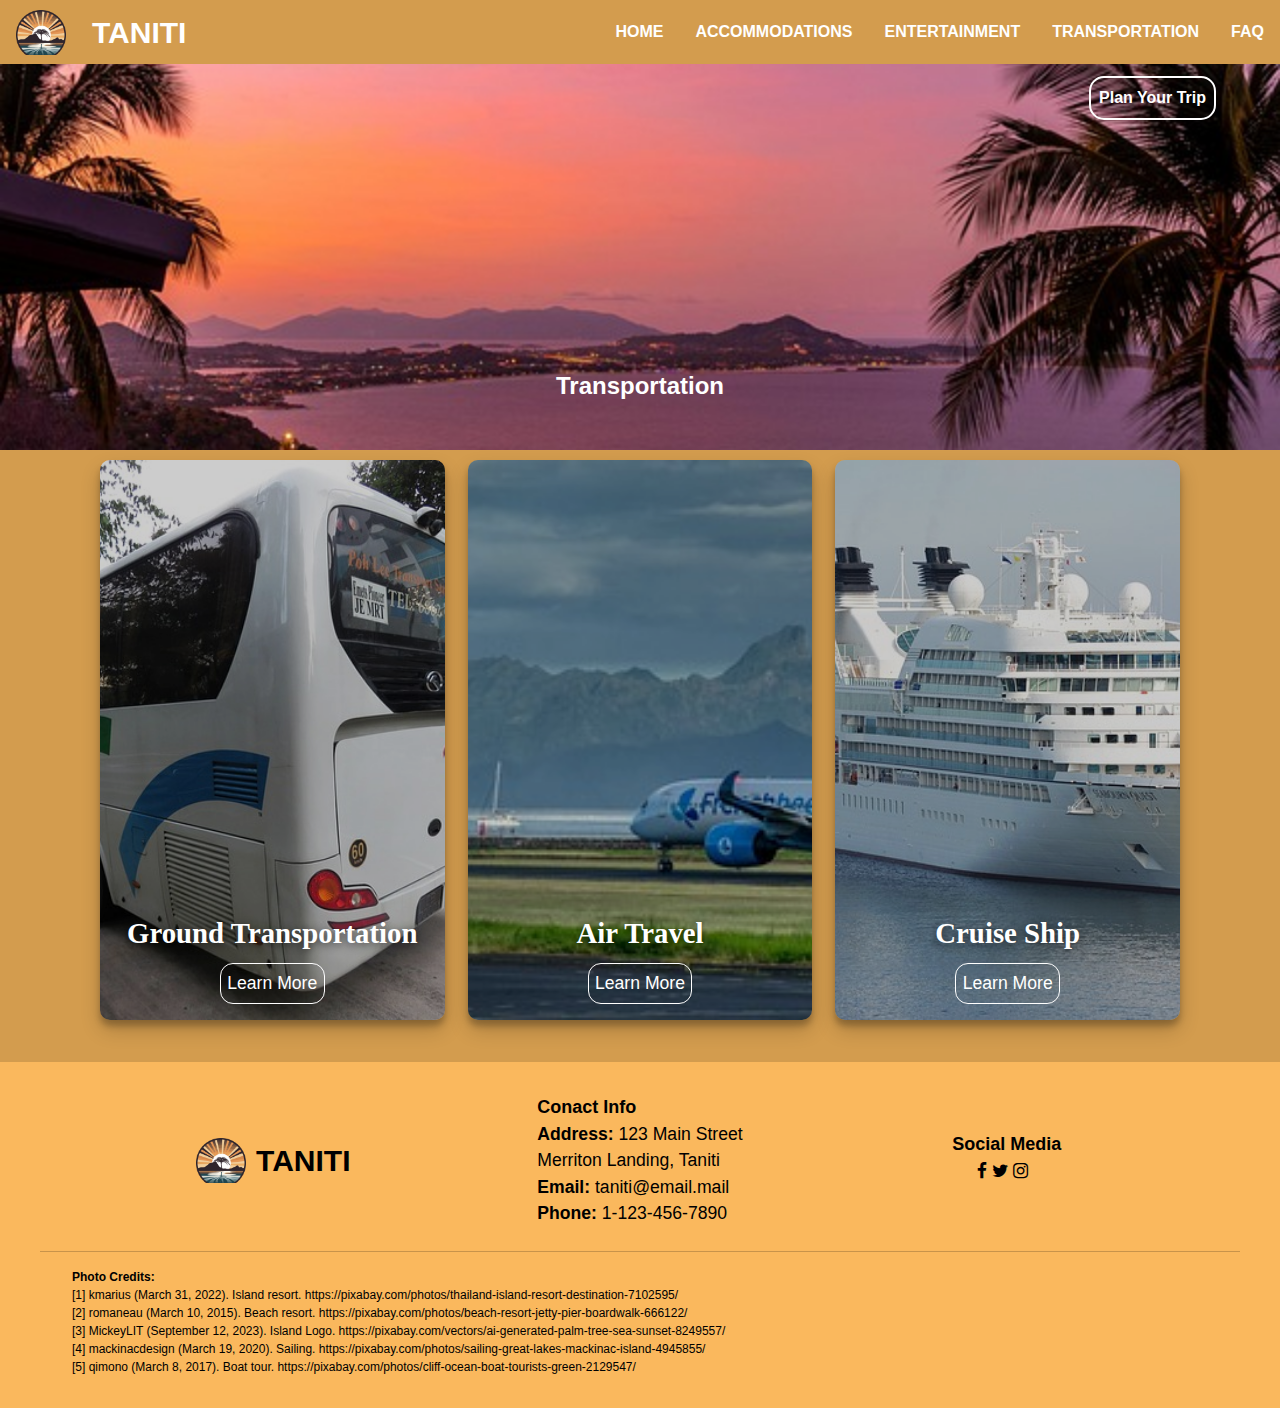
<file: pages/transportation.html>
<!DOCTYPE html>
<html lang="en">
<head>
  <meta charset="UTF-8">
  <meta name="viewport" content="width=device-width, initial-scale=1.0">
  <title>Taniti Island</title>
  <link rel="stylesheet" href="https://cdnjs.cloudflare.com/ajax/libs/font-awesome/4.7.0/css/font-awesome.min.css">
  <link rel="stylesheet" href="../css/styles.css">
</head>
<body>
  <header>
      <nav role="navigation">
        <div class="nav-child">
          <h3 class="logo"><a href="../index.html">TANITI</a></h3>
        </div>
        <div class="nav-child">
          <a href="../index.html">Home</a>
          <a href="../pages/accommodations.html">Accommodations</a>
          <a href="../pages/entertainment.html">Entertainment</a>
          <a href="../pages/transportation.html">Transportation</a>
          <a href="../index.html#bottom-section">FAQ</a>
          <i class="fa fa-bars" title="button to open navigation" onclick="on()"></i>
      </nav>
  </header>

  <div id="overlay">
  <div class="icon-container">
    <i class="fa fa-times" title="button to close navigation" onclick="off()"></i>
  </div>
  <div class="overlay-text">
    <a href="../index.html">Home</a>
    <a href="../pages/accommodations.html">Accommodations</a>
    <a href="../pages/entertainment.html">Entertainment</a>
    <a href="../pages/transportation.html">Transportation</a>
    <a href="../pages/contact.html">Plan Your Trip</a>
    <a href="../index.html#bottom-section">FAQ</a>
  </div>
  </div>

  <section>
    <div class="hero-container">
      <div class="hero-image" role="img" aria-label="Island resort beach view">
      <div class="hero-text">
        <h3>Transportation</h3>
      </div>
        <a href="../pages/contact.html" class="hero-button">Plan Your Trip</a>
      </div>
    </div>
  </section>

  <section class="section-content">
    <div class="card-container">
      <div class="card transportation-card-1">
        <h3 class="card-title">Ground Transportation</h3>
        <p class="hidden-text">Public buses serve Taniti City and run from 5 a.m. to 11 p.m. every day. <br><br>Private buses serve the rest of the island. <br><br>Taxis are available in Taniti City, and rental cars can be rented from a local rental agency near the airport. <br><br>Bikes and helmets are available to rent from several vendors (helmets are required by law). <br>Taniti City is fairly flat and very walkable. Many tourists stay in the area surrounding Merriton Landing: this area is easy to explore on foot.</p>
        <button class="card-button"><a href="../pages/transportation.html">Learn More</a></button>
      </div>
      <div class="card transportation-card-2">
        <h3 class="card-title">Air Travel</h3>
        <p class="hidden-text">Taniti is served by a small airport that can accommodate small jets and propeller planes. <br><br>Taniti is in the process of expanding the airport so larger jets will be able to land on the island within the next few years.</p>
        <button class="card-button"><a href="../pages/transportation.html">Learn More</a></button>
      </div>
      <div class="card transportation-card-3">
        <h3 class="card-title">Cruise Ship</h3>
        <p class="hidden-text">A cruise ship docks in Yellow Leaf Bay for one night per week</p>
        <button class="card-button"><a href="../pages/transportation.html">Learn More</a></button>
      </div>
    </div>
  </section>

  <footer>
    <div class="footer-container">
      <div class="column">
        <h3 class="logo"><a href="../index.html">TANITI</a></h3>
      </div>
      <div class="column">
        <h5>Conact Info</h5>
        <p><strong>Address: </strong>123 Main Street<br>Merriton Landing, Taniti</p>
        <p><strong>Email: </strong>taniti@email.mail</p>
        <p><strong>Phone: </strong>1-123-456-7890</p>
      </div>
      <div class="column">
        <h5>Social Media</h5>
        <ul class="social-icons">
          <li class="fa fa-facebook"></li>
          <li class="fa fa-twitter"></li>
          <li class="fa fa-instagram"></li>
        </ul>
      </div>
    </div>
    <div class="credits">
      <p><strong>Photo Credits:</strong></p>
      <p> [1] kmarius (March 31, 2022). Island resort. https://pixabay.com/photos/thailand-island-resort-destination-7102595/</p>
      <p> [2] romaneau (March 10, 2015). Beach resort. https://pixabay.com/photos/beach-resort-jetty-pier-boardwalk-666122/</p>
      <p> [3] MickeyLIT (September 12, 2023). Island Logo. https://pixabay.com/vectors/ai-generated-palm-tree-sea-sunset-8249557/</p>
      <p> [4] mackinacdesign (March 19, 2020). Sailing. https://pixabay.com/photos/sailing-great-lakes-mackinac-island-4945855/</p>
      <p> [5] qimono (March 8, 2017). Boat tour. https://pixabay.com/photos/cliff-ocean-boat-tourists-green-2129547/</p>
    </div> 
     
  </footer>
  <script>

    function on() {
        const turnOn = document.getElementById("overlay");
        turnOn.style.display = "block";
        turnOn.classList.add("fade-in");

        const overflow = document.querySelector("body");
        overflow.style.overflow = "hidden";
    }

    function off() {
        const turnOff = document.getElementById("overlay");
        turnOff.style.display = "none";

        const overflow = document.querySelector("body");
        overflow.style.overflow = "";
    }

    const nav = document.querySelector("nav");

  </script>
</body>
</html>
</file>
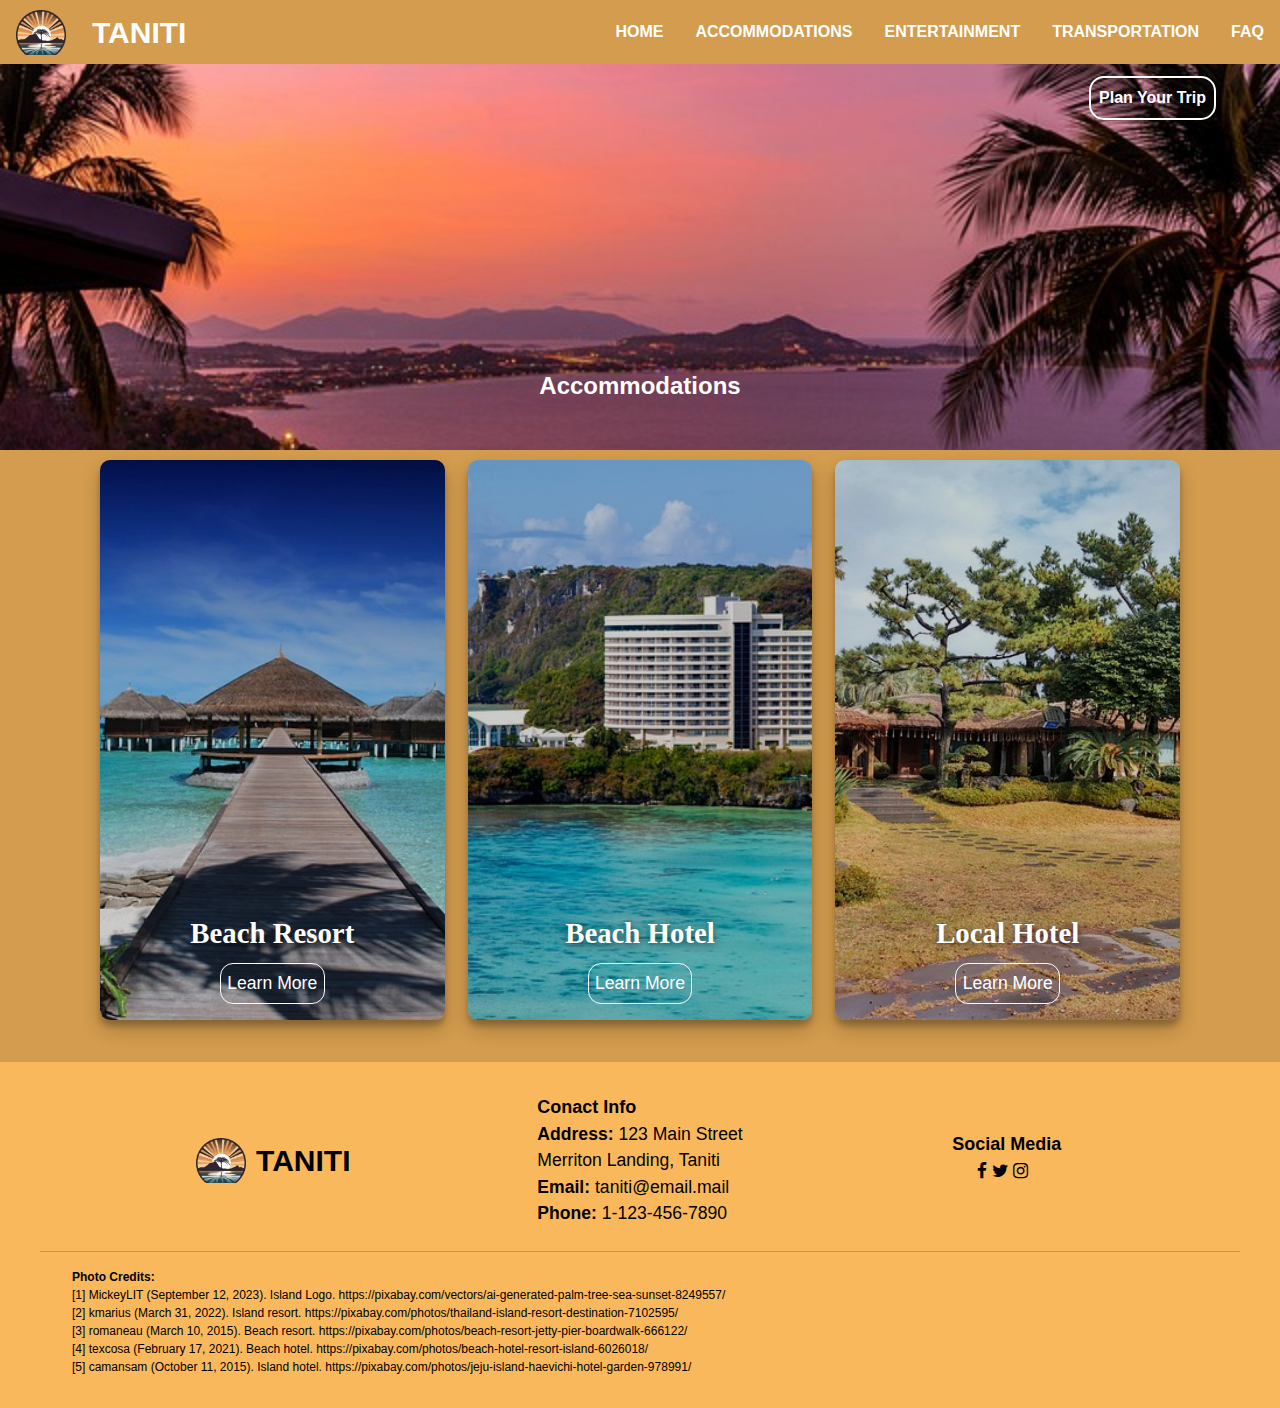
<file: docs/pages/accommodations.html>
<!DOCTYPE html>
<html lang="en">
<head>
  <meta charset="UTF-8">
  <meta name="viewport" content="width=device-width, initial-scale=1.0">
  <title>Taniti Island</title>
  <link rel="stylesheet" href="https://cdnjs.cloudflare.com/ajax/libs/font-awesome/4.7.0/css/font-awesome.min.css">
  <link rel="stylesheet" href="/docs/css/styles.css">
</head>
<body>
  <header>
      <nav role="navigation">
        <div class="nav-child">
          <h3 class="logo"><a href="../index.html">TANITI</a></h3>
        </div>
        <div class="nav-child">
          <a href="../index.html">Home</a>
          <a href="/docs/pages/accommodations.html">Accommodations</a>
          <a href="/docs/pages/entertainment.html">Entertainment</a>
          <a href="/docs/pages/transportation.html">Transportation</a>
          <a href="../index.html#bottom-section">FAQ</a>
          <i class="fa fa-bars" title="button to open navigation" onclick="on()"></i>
      </nav>
  </header>

  <div id="overlay">
  <div class="icon-container">
    <i class="fa fa-times" title="button to close navigation" onclick="off()"></i>
  </div>
  <div class="overlay-text">
    <a href="../index.html">Home</a>
    <a href="/docs/pages/accommodations.html">Accommodations</a>
    <a href="/docs/pages/entertainment.html">Entertainment</a>
    <a href="/docs/pages/transportation.html">Transportation</a>
    <a href="/docs/pages/contact.html">Plan Your Trip</a>
    <a href="../index.html#bottom-section">FAQ</a>
  </div>
  </div>

  <section>
    <div class="hero-container">
      <div class="hero-image" role="img" aria-label="Island resort beach view">
      <div class="hero-text">
        <h3>Accommodations</h3>
      </div>
        <a href="/docs/pages/contact.html" class="hero-button">Plan Your Trip</a>
      </div>
    </div>
  </section>

  <section class="section-content">
    <div class="card-container">
      <div class="card accommodation-card-1">
        <h3 class="card-title">Beach Resort</h3>
        <p class="hidden-text">Click the button below to book your stay at Taniti's four-star resort.</p>
        <button class="card-button"><a href="/docs/pages/accommodations.html">Learn More</a></button>
      </div>
      <div class="card accommodation-card-2">
        <h3 class="card-title">Beach Hotel</h3>
        <p class="hidden-text">Click the button below to book your stay at Taniti's one of many beach hotels.</p>
        <button class="card-button"><a href="/docs/pages/accommodations.html">Learn More</a></button>
      </div>
      <div class="card accommodation-card-3">
        <h3 class="card-title">Local Hotel</h3>
        <p class="hidden-text">There are many small, family-owned hotels and a growing number of bed and breakfasts.</p>
        <button class="card-button"><a href="/docs/pages/accommodations.html">Learn More</a></button>
      </div>
    </div>
  </section>

  <footer>
    <div class="footer-container">
      <div class="column">
        <h3 class="logo"><a href="../index.html">TANITI</a></h3>
      </div>
      <div class="column">
        <h5>Conact Info</h5>
        <p><strong>Address: </strong>123 Main Street<br>Merriton Landing, Taniti</p>
        <p><strong>Email: </strong>taniti@email.mail</p>
        <p><strong>Phone: </strong>1-123-456-7890</p>
      </div>
      <div class="column">
        <h5>Social Media</h5>
        <ul class="social-icons">
          <li class="fa fa-facebook"></li>
          <li class="fa fa-twitter"></li>
          <li class="fa fa-instagram"></li>
        </ul>
      </div>
    </div>
    <div class="credits">
      <p><strong>Photo Credits:</strong></p>
      <p> [1] MickeyLIT (September 12, 2023). Island Logo. https://pixabay.com/vectors/ai-generated-palm-tree-sea-sunset-8249557/ </p>
      <p> [2] kmarius (March 31, 2022). Island resort. https://pixabay.com/photos/thailand-island-resort-destination-7102595/</p>
      <p> [3] romaneau (March 10, 2015). Beach resort. https://pixabay.com/photos/beach-resort-jetty-pier-boardwalk-666122/ </p>
      <p> [4] texcosa (February 17, 2021). Beach hotel. https://pixabay.com/photos/beach-hotel-resort-island-6026018/ </p>
      <p> [5] camansam (October 11, 2015). Island hotel. https://pixabay.com/photos/jeju-island-haevichi-hotel-garden-978991/ </p>
    </div> 
     
  </footer>
  <script>

    function on() {
        const turnOn = document.getElementById("overlay");
        turnOn.style.display = "block";
        turnOn.classList.add("fade-in");

        const overflow = document.querySelector("body");
        overflow.style.overflow = "hidden";
    }

    function off() {
        const turnOff = document.getElementById("overlay");
        turnOff.style.display = "none";

        const overflow = document.querySelector("body");
        overflow.style.overflow = "";
    }

    const nav = document.querySelector("nav");

  </script>
</body>
</html>
</file>
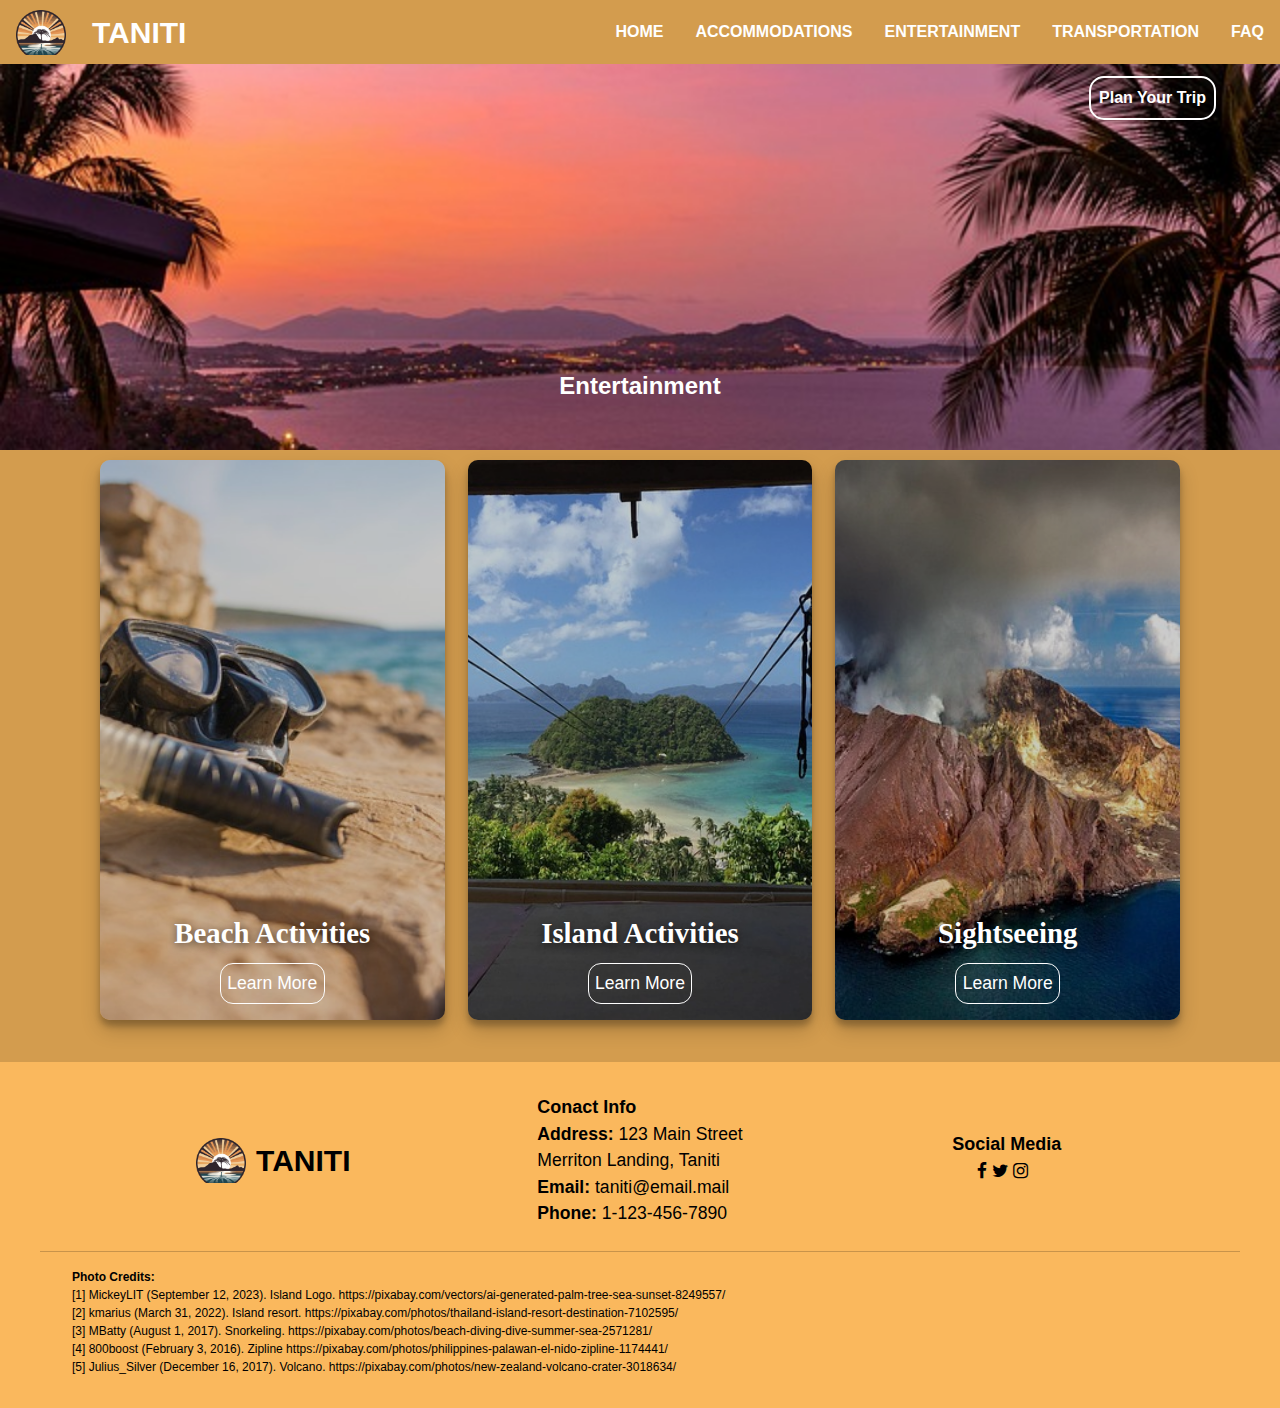
<file: docs/pages/entertainment.html>
<!DOCTYPE html>
<html lang="en">
<head>
  <meta charset="UTF-8">
  <meta name="viewport" content="width=device-width, initial-scale=1.0">
  <title>Taniti Island</title>
  <link rel="stylesheet" href="https://cdnjs.cloudflare.com/ajax/libs/font-awesome/4.7.0/css/font-awesome.min.css">
  <link rel="stylesheet" href="/css/styles.css">
</head>
<body>
  <header>
      <nav role="navigation">
        <div class="nav-child">
          <h3 class="logo"><a href="../index.html">TANITI</a></h3>
        </div>
        <div class="nav-child">
          <a href="../index.html">Home</a>
          <a href="/pages/accommodations.html">Accommodations</a>
          <a href="/pages/entertainment.html">Entertainment</a>
          <a href="/pages/transportation.html">Transportation</a>
          <a href="../index.html#bottom-section">FAQ</a>
          <i class="fa fa-bars" title="button to open navigation" onclick="on()"></i>
      </nav>
  </header>

  <div id="overlay">
  <div class="icon-container">
    <i class="fa fa-times" title="button to close navigation" onclick="off()"></i>
  </div>
  <div class="overlay-text">
    <a href="../index.html">Home</a>
    <a href="/pages/accommodations.html">Accommodations</a>
    <a href="/pages/entertainment.html">Entertainment</a>
    <a href="/pages/transportation.html">Transportation</a>
    <a href="/pages/contact.html">Plan Your Trip</a>
    <a href="../index.html#bottom-section">FAQ</a>
  </div>
  </div>

  <section>
    <div class="hero-container">
      <div class="hero-image" role="img" aria-label="Island resort beach view">
      <div class="hero-text">
        <h3>Entertainment</h3>
      </div>
        <a href="/pages/contact.html" class="hero-button">Plan Your Trip</a>
      </div>
    </div>
  </section>

  <section class="section-content">
    <div class="card-container">
      <div class="card entertainment-card-1">
        <h3 class="card-title">Beach Activities</h3>
        <p class="hidden-text">Click below for a list of beach activities such as snorkeling and chartered fishing tours</p>
        <button class="card-button"><a href="/pages/entertainment.html">Learn More</a></button>
      </div>
      <div class="card entertainment-card-2">
        <h3 class="card-title">Island Activities</h3>
        <p class="hidden-text">Click below for a list of activites including visiting a local history museum, zip-lining in the rainforest, visiting several pubs, including a microbrewery, dancing at a new dance club, seeing a movie, taking helicopter rides, playing at an arcade, visiting art galleries, and bowling. <br><br>Also, a nine-hole golf course should be operational by next year. </p>
        <button class="card-button"><a href="/pages/entertainment.html">Learn More</a></button>
      </div>
      <div class="card entertainment-card-3">
        <h3 class="card-title">Sightseeing</h3>
        <p class="hidden-text">Most tourists spend most of their time in Taniti City, which boasts native architecture and nearby white, sandy beaches that encircle Yellow Leaf Bay. <br><br>Other popular activities include boat or bus tours of the island, hikes in the rainforest, or visits to Tanitis active volcano.</p>
        <button class="card-button"><a href="/pages/entertainment.html">Learn More</a></button>
      </div>
    </div>
  </section>

  <footer>
    <div class="footer-container">
      <div class="column">
        <h3 class="logo"><a href="../index.html">TANITI</a></h3>
      </div>
      <div class="column">
        <h5>Conact Info</h5>
        <p><strong>Address: </strong>123 Main Street<br>Merriton Landing, Taniti</p>
        <p><strong>Email: </strong>taniti@email.mail</p>
        <p><strong>Phone: </strong>1-123-456-7890</p>
      </div>
      <div class="column">
        <h5>Social Media</h5>
        <ul class="social-icons">
          <li class="fa fa-facebook"></li>
          <li class="fa fa-twitter"></li>
          <li class="fa fa-instagram"></li>
        </ul>
      </div>
    </div>
    <div class="credits">
      <p><strong>Photo Credits:</strong></p>
      <p> [1] MickeyLIT (September 12, 2023). Island Logo. https://pixabay.com/vectors/ai-generated-palm-tree-sea-sunset-8249557/ </p>
      <p> [2] kmarius (March 31, 2022). Island resort. https://pixabay.com/photos/thailand-island-resort-destination-7102595/</p>
      <p> [3] MBatty (August 1, 2017). Snorkeling. https://pixabay.com/photos/beach-diving-dive-summer-sea-2571281/ </p>
      <p> [4] 800boost (February 3, 2016). Zipline https://pixabay.com/photos/philippines-palawan-el-nido-zipline-1174441/ </p>
      <p> [5] Julius_Silver (December 16, 2017). Volcano. https://pixabay.com/photos/new-zealand-volcano-crater-3018634/ </p>
    </div> 
     
  </footer>
  <script>

    function on() {
        const turnOn = document.getElementById("overlay");
        turnOn.style.display = "block";
        turnOn.classList.add("fade-in");

        const overflow = document.querySelector("body");
        overflow.style.overflow = "hidden";
    }

    function off() {
        const turnOff = document.getElementById("overlay");
        turnOff.style.display = "none";

        const overflow = document.querySelector("body");
        overflow.style.overflow = "";
    }

    const nav = document.querySelector("nav");

  </script>
</body>
</html>
</file>
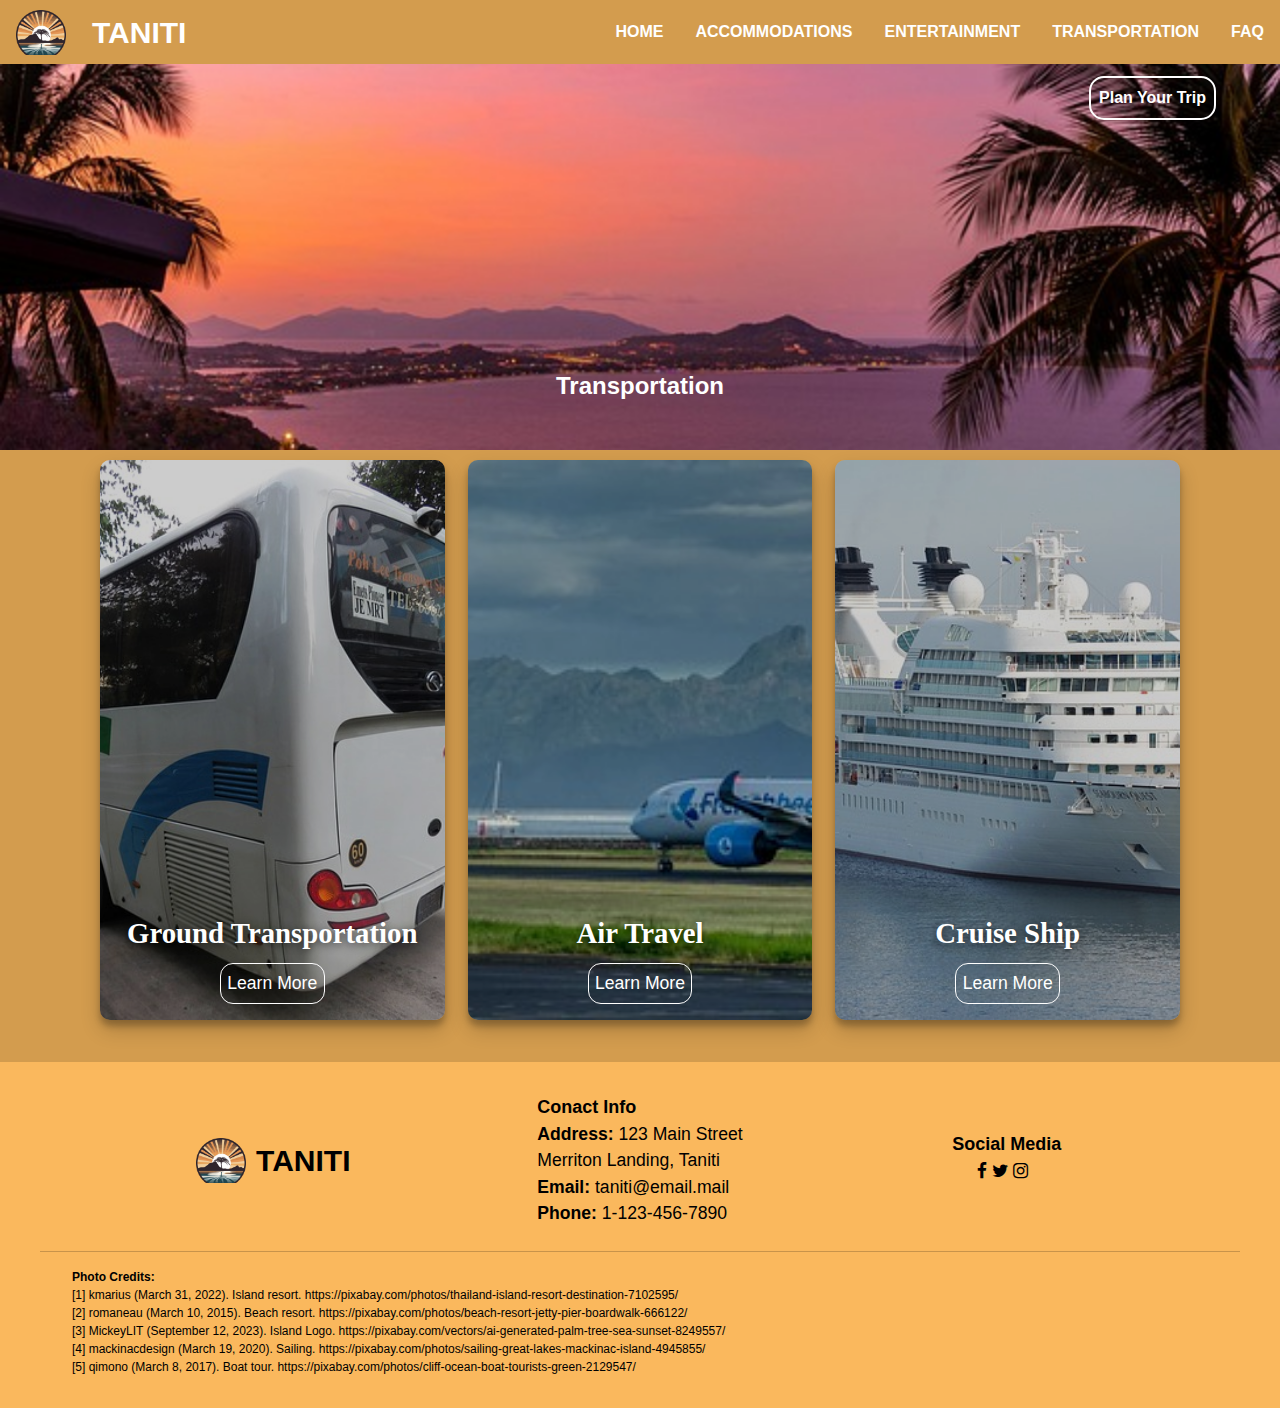
<file: docs/pages/transportation.html>
<!DOCTYPE html>
<html lang="en">
<head>
  <meta charset="UTF-8">
  <meta name="viewport" content="width=device-width, initial-scale=1.0">
  <title>Taniti Island</title>
  <link rel="stylesheet" href="https://cdnjs.cloudflare.com/ajax/libs/font-awesome/4.7.0/css/font-awesome.min.css">
  <link rel="stylesheet" href="/css/styles.css">
</head>
<body>
  <header>
      <nav role="navigation">
        <div class="nav-child">
          <h3 class="logo"><a href="../index.html">TANITI</a></h3>
        </div>
        <div class="nav-child">
          <a href="../index.html">Home</a>
          <a href="/pages/accommodations.html">Accommodations</a>
          <a href="/pages/entertainment.html">Entertainment</a>
          <a href="/pages/transportation.html">Transportation</a>
          <a href="../index.html#bottom-section">FAQ</a>
          <i class="fa fa-bars" title="button to open navigation" onclick="on()"></i>
      </nav>
  </header>

  <div id="overlay">
  <div class="icon-container">
    <i class="fa fa-times" title="button to close navigation" onclick="off()"></i>
  </div>
  <div class="overlay-text">
    <a href="../index.html">Home</a>
    <a href="/pages/accommodations.html">Accommodations</a>
    <a href="/pages/entertainment.html">Entertainment</a>
    <a href="/pages/transportation.html">Transportation</a>
    <a href="/pages/contact.html">Plan Your Trip</a>
    <a href="../index.html#bottom-section">FAQ</a>
  </div>
  </div>

  <section>
    <div class="hero-container">
      <div class="hero-image" role="img" aria-label="Island resort beach view">
      <div class="hero-text">
        <h3>Transportation</h3>
      </div>
        <a href="/pages/contact.html" class="hero-button">Plan Your Trip</a>
      </div>
    </div>
  </section>

  <section class="section-content">
    <div class="card-container">
      <div class="card transportation-card-1">
        <h3 class="card-title">Ground Transportation</h3>
        <p class="hidden-text">Public buses serve Taniti City and run from 5 a.m. to 11 p.m. every day. <br><br>Private buses serve the rest of the island. <br><br>Taxis are available in Taniti City, and rental cars can be rented from a local rental agency near the airport. <br><br>Bikes and helmets are available to rent from several vendors (helmets are required by law). <br>Taniti City is fairly flat and very walkable. Many tourists stay in the area surrounding Merriton Landing: this area is easy to explore on foot.</p>
        <button class="card-button"><a href="/pages/transportation.html">Learn More</a></button>
      </div>
      <div class="card transportation-card-2">
        <h3 class="card-title">Air Travel</h3>
        <p class="hidden-text">Taniti is served by a small airport that can accommodate small jets and propeller planes. <br><br>Taniti is in the process of expanding the airport so larger jets will be able to land on the island within the next few years.</p>
        <button class="card-button"><a href="/pages/transportation.html">Learn More</a></button>
      </div>
      <div class="card transportation-card-3">
        <h3 class="card-title">Cruise Ship</h3>
        <p class="hidden-text">A cruise ship docks in Yellow Leaf Bay for one night per week</p>
        <button class="card-button"><a href="/pages/transportation.html">Learn More</a></button>
      </div>
    </div>
  </section>

  <footer>
    <div class="footer-container">
      <div class="column">
        <h3 class="logo"><a href="../index.html">TANITI</a></h3>
      </div>
      <div class="column">
        <h5>Conact Info</h5>
        <p><strong>Address: </strong>123 Main Street<br>Merriton Landing, Taniti</p>
        <p><strong>Email: </strong>taniti@email.mail</p>
        <p><strong>Phone: </strong>1-123-456-7890</p>
      </div>
      <div class="column">
        <h5>Social Media</h5>
        <ul class="social-icons">
          <li class="fa fa-facebook"></li>
          <li class="fa fa-twitter"></li>
          <li class="fa fa-instagram"></li>
        </ul>
      </div>
    </div>
    <div class="credits">
      <p><strong>Photo Credits:</strong></p>
      <p> [1] kmarius (March 31, 2022). Island resort. https://pixabay.com/photos/thailand-island-resort-destination-7102595/</p>
      <p> [2] romaneau (March 10, 2015). Beach resort. https://pixabay.com/photos/beach-resort-jetty-pier-boardwalk-666122/</p>
      <p> [3] MickeyLIT (September 12, 2023). Island Logo. https://pixabay.com/vectors/ai-generated-palm-tree-sea-sunset-8249557/</p>
      <p> [4] mackinacdesign (March 19, 2020). Sailing. https://pixabay.com/photos/sailing-great-lakes-mackinac-island-4945855/</p>
      <p> [5] qimono (March 8, 2017). Boat tour. https://pixabay.com/photos/cliff-ocean-boat-tourists-green-2129547/</p>
    </div> 
     
  </footer>
  <script>

    function on() {
        const turnOn = document.getElementById("overlay");
        turnOn.style.display = "block";
        turnOn.classList.add("fade-in");

        const overflow = document.querySelector("body");
        overflow.style.overflow = "hidden";
    }

    function off() {
        const turnOff = document.getElementById("overlay");
        turnOff.style.display = "none";

        const overflow = document.querySelector("body");
        overflow.style.overflow = "";
    }

    const nav = document.querySelector("nav");

  </script>
</body>
</html>
</file>
<file: css/styles.css>
* {
    margin: 0;
    padding: 0;
    box-sizing: border-box;
}

html, body {
    min-height: 100vh;
    line-height: 1.5;
    font-family: Arial, Helvetica, sans-serif;
    font-size: 100%;
    background-color: rgb(211, 156, 78);
}

img {
    display: block;
    max-width: 100%;
}

input, button, select, textarea {
    font: inherit;
}

div {
    display: block;
}

h1 {
    font-size: 4rem;
    margin: 0;
}

h3 {
    font-size: 1.5rem;
    margin-top: .5rem;
}

ul, ol {
    list-style-type: none;
}

a {
    text-decoration: none;
    color: inherit;
}

/* HERO */
.hero-container {
    position: relative;
    color: #fff;
    justify-content: center;
}

.hero-image {
    background-image: url("../images/island_resort.jpg");
    height: 50vh;
    background-size: cover;
    background-position: center;
    background-repeat: no-repeat;
    gap: 2rem;
    padding: 0 5%;
    display: flex;
    flex-direction: column;
}

.hero-button {
    align-self: flex-end;
    position: relative;
    color: #fff;
    background-color: transparent;
    border: 2px solid #fff;
    padding: 0.5rem;
    border-radius: 15px;
    z-index: 0;
    border-color: #fff;
    cursor: pointer;
    font-weight: bolder;
    cursor: pointer;
}

.hero-text {
    position: relative;
    top:80%;
    text-align: center;
}

.logo {
    background-image: url("../images/island_logo.png");
    background-size: 50px;
    background-repeat: no-repeat;
    position: relative;
    text-indent: 60px;
    font-size: 30px;
}

/* NAVIGATION */

header {
    width: 100%;
    position: fixed;
    z-index: 1;
    color: #fff;
}

nav {
    background-color: rgb(211, 156, 78);
    display: flex;
    justify-content: space-between;
    height: 4rem;
    transition: all 400ms ease-in-out;
}

.nav-child {
    display: flex;
    align-items: center;
}

.nav-child h3,
.nav-child a {
    margin: 1rem;
}

.nav-child i {
    font-size: 2rem;
    margin: 1rem;
}

.nav-child a {
    text-transform: uppercase;
    font-weight: bolder;
    text-decoration: none;
    color: #fff;
}

#overlay {
    display: none;
    position: fixed;
    width: 100%;
    height: 100%;
    background-color: rgb(0, 0, 0, 0.7);
    z-index: 2;
}

.overlay-text {
    position: absolute;
    top: 50%;
    left: 50%;
    transform: translate(-50%, -50%);
    text-align: center;
}

.overlay-text a {
    font-size: 2rem;
    display: block;
    color: #fff;
    font-weight: 600;
    text-decoration: none;
    padding: 1rem;
    transition: all 200ms ease-in-out;
}

.fa-times {
    font-size: 3rem;
    color: #fff;
    padding: 1rem;
}

.icon-container {
    text-align: right;
}

i:hover {
    cursor: pointer;
}

a:hover {
    cursor: pointer;
    text-decoration: underline;
}

.fade-in {
    animation: fadeIn 200ms ease-in-out;
}

.fa-times:hover {
    animation: rotate 200ms ease-in-out;
}
/* RESPONSIVE RULES */

@keyframes fadeIn {
    0% {
        opacity: 0%;
    }
    100% {
        opacity: 100%;
    }
}

@keyframes rotate {
    0% {
        transform: rotate(0deg);
    }
    100% {
        transform: rotate(90deg);
    }
}

@media (max-width: 950px) {
    .nav-child a {
        display: none;
    }
}

@media (min-width: 950px) {
    .nav-child i {
        display: none;
    }
}

/* SECTION CONTENT */

.section-content {
    max-width: 1100px;
    margin: 0 auto;
    font-size: clamp(0.9rem, 2.7vw, 1.1rem);
}

.card-container {
    display: grid;
    grid-template-columns: repeat(auto-fit, minmax(350px, 1fr));
    gap: 0.2rem;
}

.card {
    border-radius: 10px;
    height: 35rem;
    display: flex;
    padding: 1rem;
    margin: 10px;
    flex-direction: column;
    justify-content: end;
    position: relative;
    z-index: 0;
    cursor: pointer;
    box-shadow: 0px 10px 20px rgba(0, 0, 0, 0.19), 0px 6px 6px rgba(0, 0, 0, 0.23)
}

.card::before {
    will-change: background-color;
    content: "";
    position: absolute;
    top: 0;
    bottom: 0;
    left: 0;
    right: 0;
    background-color: rgba(0, 0, 0, 0.2);
    z-index: 1;
    pointer-events: none;
    border-radius: 10px;
}

.card h3 {
    color: #fff;
    font-size: clamp(1.4rem, 4.5vw, 1.8rem);
    font-family: 'Verdana', serif;
    position: relative;
    align-self: center;
    z-index: 2;
    text-shadow: 0 2px 8px rgba(0, 0, 0, 0.6)
}

.card-button {
    background-color: transparent;
    border: 1px solid #fff;
    color: #fff;
    align-self: center;
    padding: 0.4rem;
    border-radius: 13px;
    position: relative;
    z-index: 2;
}

.hidden-text {
    will-change: opacity, max-height;
    color: #fff;
    margin-bottom: 0.5rem;
    position: relative;
    z-index: 2;
    opacity: 0;
    max-height: 0;
    visibility: hidden;
    overflow: hidden;
    transition: opacity 0.12s ease, max-height 0.12s ease, visibility 0s linear 0.12s;
}

.card:hover::before {
    background-color: rgba(0, 0, 0, 0.5);
}

.card:hover .hidden-text {
    opacity: 1;
    max-height: 450px;
    font-size: medium;
    visibility: visible;
    transition: opacity 0.12s ease, max-height 0.12s ease, visibility 0s;
}

.accommodation-card {
    background-image: url("../images/beach_resort.jpg");
    background-size: cover;
    background-position: center;
}

.entertainment-card {
    background-image: url("../images/zipline.jpg");
    background-size: cover;
    background-position: center;
}
.transportation-card {
    background-image: url("../images/boat_image.jpg");
    background-size: cover;
    background-position: center;
}

.accommodation-card-1 {
    background-image: url("../images/beach_resort.jpg");
    background-size: cover;
    background-position: center;
}

.accommodation-card-2 {
    background-image: url("../images/beach_hotel.jpg");
    background-size: cover;
    background-position: center;
}

.accommodation-card-3 {
    background-image: url("../images/local_hotel.jpg");
    background-size: cover;
    background-position: center;
}

.entertainment-card-1 {
    background-image: url("../images/snorkeling.jpg");
    background-size: cover;
    background-position: center;
}

.entertainment-card-2 {
    background-image: url("../images/zipline.jpg");
    background-size: cover;
    background-position: center;
}

.entertainment-card-3 {
    background-image: url("../images/volcano.jpg");
    background-size: cover;
    background-position: center;
}

.transportation-card-1 {
    background-image: url("../images/bus.jpg");
    background-size: cover;
    background-position: center;
}

.transportation-card-2 {
    background-image: url("../images/airport.jpg");
    background-size: cover;
    background-position: center;
}

.transportation-card-3 {
    background-image: url("../images/cruise_ship.jpg");
    background-size: cover;
    background-position: center;
}

/* FAQ SECTION */

.faq-section {
    max-width: 1000px;
    margin: 25px auto;
    padding: 20px;
    background: tan;
    border-radius: 10px;
    box-shadow: 0 6px 6px rgba(0, 0, 0, 0.1);
    font-family: 'Verdana', serif;
}

.faq-title {
    text-align: center;
    font-size: 2rem;
    margin: 20px;
    color: black;
}

.faq-item {
    border-bottom: 1px solid black;
    padding: 5px 0;
}

.faq-question {
    background: none;
    border: none;
    width: 100%;
    text-align: left;
    font-size: 1.2rem;
    color: black;
    font-weight: bold;
    cursor: pointer;
    padding: 10px;
    display: flex;
    align-items: center;
    justify-content: space-between;
}

.faq-question:focus {
    outline: none;
}

.icon {
    font-size: 2rem;
    color: black;
}

.faq-answer {
    padding: 10px;
    font-size: 1.1rem;
    color: black;
    display: none;
}

.faq-question.active .icon {
    content: "-";
}

/* FORM */

form {
    background: rgba(255, 248, 240, 0.85);
    display: grid;
    gap: 1rem;
    padding: 1.5rem;
    border-radius: 40px;
    max-width: 500px;
    margin: 0 auto;
}

input {
    width: 100%;
}

.grid-form {
    display: grid;
    grid-template-columns: 1fr 1fr;
    gap: 1rem;
}

.form-group label {
    font-weight: 600;
    font-size: clamp(0.9rem, 2.8vw, 1.1rem);
}

#travel {
    max-width: 48%;
}

/* Buttons */
.form-buttons {
    display: flex;
    justify-content: center;
    gap: 20px;
    margin-top: 20px;
    margin-bottom: 20px;
}

input[type="submit"] {
    padding: 10px 20px;
    font-size: 16px;
    border: none;
    border-radius: 4px;
    cursor: pointer;
}

input:invalid {
   background-color: #eda0a0;
}

input[type="submit"] {
    background-color: #4caf50;
    color: white;
}

.contact-info {
    max-width: 1000px;
    margin: 25px auto;
    padding: 20px;
    background: tan;
    border-radius: 10px;
    box-shadow: 0 6px 6px rgba(0, 0, 0, 0.1);
    font-family: 'Verdana', serif;
}

.contact-info-title {
    text-align: center;
    font-size: 2rem;
    margin: 10px;
    color: black;
}


/* FOOTER */

footer {
    background-color: #fab85d;
    padding: 2rem 0;
    margin-top: 2rem;
    font-size: clamp(0.8rem, 2.7vw, 1.1rem);
}

.footer-container {
    max-width: 1100px;
    margin: 0 auto;
    display: grid;
    grid-template-columns: repeat(auto-fit, minmax(300px, 1fr));
    place-items: center;
}

h5 {
    font-size: large;
}

.footer-margin {
    margin-bottom: 0.5rem;
}

.column ul li, .column h3 {
    margin-bottom: 0.5rem;
}

.social-icons {
    margin-left: 25px;
}

.fa:hover {
    cursor: pointer;
}

.credits {
    border-top: 1px solid rgba(0,0,0,0.2);
    max-width: 1200px;
    font-size: clamp(0.6rem, 1.5vw, 0.75rem);
    padding: 1rem 2rem 0;
    margin: 1.5rem auto 0;
}
</file>
<file: docs/css/styles.css>
* {
    margin: 0;
    padding: 0;
    box-sizing: border-box;
}

html, body {
    min-height: 100vh;
    line-height: 1.5;
    font-family: Arial, Helvetica, sans-serif;
    font-size: 100%;
    background-color: rgb(211, 156, 78);
}

img {
    display: block;
    max-width: 100%;
}

input, button, select, textarea {
    font: inherit;
}

div {
    display: block;
}

h1 {
    font-size: 4rem;
    margin: 0;
}

h3 {
    font-size: 1.5rem;
    margin-top: .5rem;
}

ul, ol {
    list-style-type: none;
}

a {
    text-decoration: none;
    color: inherit;
}

/* HERO */
.hero-container {
    position: relative;
    color: #fff;
    justify-content: center;
}

.hero-image {
    background-image: url("/docs/images/island_resort.jpg");
    height: 50vh;
    background-size: cover;
    background-position: center;
    background-repeat: no-repeat;
    gap: 2rem;
    padding: 0 5%;
    display: flex;
    flex-direction: column;
}

.hero-button {
    align-self: flex-end;
    position: relative;
    color: #fff;
    background-color: transparent;
    border: 2px solid #fff;
    padding: 0.5rem;
    border-radius: 15px;
    z-index: 0;
    border-color: #fff;
    cursor: pointer;
    font-weight: bolder;
    cursor: pointer;
}

.hero-text {
    position: relative;
    top:80%;
    text-align: center;
}

.logo {
    background-image: url("/docs/images/island_logo.png");
    background-size: 50px;
    background-repeat: no-repeat;
    position: relative;
    text-indent: 60px;
    font-size: 30px;
}

/* NAVIGATION */

header {
    width: 100%;
    position: fixed;
    z-index: 1;
    color: #fff;
}

nav {
    background-color: rgb(211, 156, 78);
    display: flex;
    justify-content: space-between;
    height: 4rem;
    transition: all 400ms ease-in-out;
}

.nav-child {
    display: flex;
    align-items: center;
}

.nav-child h3,
.nav-child a {
    margin: 1rem;
}

.nav-child i {
    font-size: 2rem;
    margin: 1rem;
}

.nav-child a {
    text-transform: uppercase;
    font-weight: bolder;
    text-decoration: none;
    color: #fff;
}

#overlay {
    display: none;
    position: fixed;
    width: 100%;
    height: 100%;
    background-color: rgb(0, 0, 0, 0.7);
    z-index: 2;
}

.overlay-text {
    position: absolute;
    top: 50%;
    left: 50%;
    transform: translate(-50%, -50%);
    text-align: center;
}

.overlay-text a {
    font-size: 2rem;
    display: block;
    color: #fff;
    font-weight: 600;
    text-decoration: none;
    padding: 1rem;
    transition: all 200ms ease-in-out;
}

.fa-times {
    font-size: 3rem;
    color: #fff;
    padding: 1rem;
}

.icon-container {
    text-align: right;
}

i:hover {
    cursor: pointer;
}

a:hover {
    cursor: pointer;
    text-decoration: underline;
}

.fade-in {
    animation: fadeIn 200ms ease-in-out;
}

.fa-times:hover {
    animation: rotate 200ms ease-in-out;
}
/* RESPONSIVE RULES */

@keyframes fadeIn {
    0% {
        opacity: 0%;
    }
    100% {
        opacity: 100%;
    }
}

@keyframes rotate {
    0% {
        transform: rotate(0deg);
    }
    100% {
        transform: rotate(90deg);
    }
}

@media (max-width: 950px) {
    .nav-child a {
        display: none;
    }
}

@media (min-width: 950px) {
    .nav-child i {
        display: none;
    }
}

/* SECTION CONTENT */

.section-content {
    max-width: 1100px;
    margin: 0 auto;
    font-size: clamp(0.9rem, 2.7vw, 1.1rem);
}

.card-container {
    display: grid;
    grid-template-columns: repeat(auto-fit, minmax(350px, 1fr));
    gap: 0.2rem;
}

.card {
    border-radius: 10px;
    height: 35rem;
    display: flex;
    padding: 1rem;
    margin: 10px;
    flex-direction: column;
    justify-content: end;
    position: relative;
    z-index: 0;
    cursor: pointer;
    box-shadow: 0px 10px 20px rgba(0, 0, 0, 0.19), 0px 6px 6px rgba(0, 0, 0, 0.23)
}

.card::before {
    will-change: background-color;
    content: "";
    position: absolute;
    top: 0;
    bottom: 0;
    left: 0;
    right: 0;
    background-color: rgba(0, 0, 0, 0.2);
    z-index: 1;
    pointer-events: none;
    border-radius: 10px;
}

.card h3 {
    color: #fff;
    font-size: clamp(1.4rem, 4.5vw, 1.8rem);
    font-family: 'Verdana', serif;
    position: relative;
    align-self: center;
    z-index: 2;
    text-shadow: 0 2px 8px rgba(0, 0, 0, 0.6)
}

.card-button {
    background-color: transparent;
    border: 1px solid #fff;
    color: #fff;
    align-self: center;
    padding: 0.4rem;
    border-radius: 13px;
    position: relative;
    z-index: 2;
}

.hidden-text {
    will-change: opacity, max-height;
    color: #fff;
    margin-bottom: 0.5rem;
    position: relative;
    z-index: 2;
    opacity: 0;
    max-height: 0;
    visibility: hidden;
    overflow: hidden;
    transition: opacity 0.12s ease, max-height 0.12s ease, visibility 0s linear 0.12s;
}

.card:hover::before {
    background-color: rgba(0, 0, 0, 0.5);
}

.card:hover .hidden-text {
    opacity: 1;
    max-height: 450px;
    font-size: medium;
    visibility: visible;
    transition: opacity 0.12s ease, max-height 0.12s ease, visibility 0s;
}

.accommodation-card {
    background-image: url("/docs/images/beach_resort.jpg");
    background-size: cover;
    background-position: center;
}

.entertainment-card {
    background-image: url("/docs/images/zipline.jpg");
    background-size: cover;
    background-position: center;
}
.transportation-card {
    background-image: url("/docs/images/boat_image.jpg");
    background-size: cover;
    background-position: center;
}

.accommodation-card-1 {
    background-image: url("/docs/images/beach_resort.jpg");
    background-size: cover;
    background-position: center;
}

.accommodation-card-2 {
    background-image: url("/docs/images/beach_hotel.jpg");
    background-size: cover;
    background-position: center;
}

.accommodation-card-3 {
    background-image: url("/docs/images/local_hotel.jpg");
    background-size: cover;
    background-position: center;
}

.entertainment-card-1 {
    background-image: url("/docs/images/snorkeling.jpg");
    background-size: cover;
    background-position: center;
}

.entertainment-card-2 {
    background-image: url("/docs/images/zipline.jpg");
    background-size: cover;
    background-position: center;
}

.entertainment-card-3 {
    background-image: url("/docs/images/volcano.jpg");
    background-size: cover;
    background-position: center;
}

.transportation-card-1 {
    background-image: url("/docs/images/bus.jpg");
    background-size: cover;
    background-position: center;
}

.transportation-card-2 {
    background-image: url("/docs/images/airport.jpg");
    background-size: cover;
    background-position: center;
}

.transportation-card-3 {
    background-image: url("/docs/images/cruise_ship.jpg");
    background-size: cover;
    background-position: center;
}

/* FAQ SECTION */

.faq-section {
    max-width: 1000px;
    margin: 25px auto;
    padding: 20px;
    background: tan;
    border-radius: 10px;
    box-shadow: 0 6px 6px rgba(0, 0, 0, 0.1);
    font-family: 'Verdana', serif;
}

.faq-title {
    text-align: center;
    font-size: 2rem;
    margin: 20px;
    color: black;
}

.faq-item {
    border-bottom: 1px solid black;
    padding: 5px 0;
}

.faq-question {
    background: none;
    border: none;
    width: 100%;
    text-align: left;
    font-size: 1.2rem;
    color: black;
    font-weight: bold;
    cursor: pointer;
    padding: 10px;
    display: flex;
    align-items: center;
    justify-content: space-between;
}

.faq-question:focus {
    outline: none;
}

.icon {
    font-size: 2rem;
    color: black;
}

.faq-answer {
    padding: 10px;
    font-size: 1.1rem;
    color: black;
    display: none;
}

.faq-question.active .icon {
    content: "-";
}

/* FORM */

form {
    background: rgba(255, 248, 240, 0.85);
    display: grid;
    gap: 1rem;
    padding: 1.5rem;
    border-radius: 40px;
    max-width: 500px;
    margin: 0 auto;
}

input {
    width: 100%;
}

.grid-form {
    display: grid;
    grid-template-columns: 1fr 1fr;
    gap: 1rem;
}

.form-group label {
    font-weight: 600;
    font-size: clamp(0.9rem, 2.8vw, 1.1rem);
}

#travel {
    max-width: 48%;
}

/* Buttons */
.form-buttons {
    display: flex;
    justify-content: center;
    gap: 20px;
    margin-top: 20px;
    margin-bottom: 20px;
}

input[type="submit"] {
    padding: 10px 20px;
    font-size: 16px;
    border: none;
    border-radius: 4px;
    cursor: pointer;
}

input:invalid {
   background-color: #eda0a0;
}

input[type="submit"] {
    background-color: #4caf50;
    color: white;
}

.contact-info {
    max-width: 1000px;
    margin: 25px auto;
    padding: 20px;
    background: tan;
    border-radius: 10px;
    box-shadow: 0 6px 6px rgba(0, 0, 0, 0.1);
    font-family: 'Verdana', serif;
}

.contact-info-title {
    text-align: center;
    font-size: 2rem;
    margin: 10px;
    color: black;
}


/* FOOTER */

footer {
    background-color: #fab85d;
    padding: 2rem 0;
    margin-top: 2rem;
    font-size: clamp(0.8rem, 2.7vw, 1.1rem);
}

.footer-container {
    max-width: 1100px;
    margin: 0 auto;
    display: grid;
    grid-template-columns: repeat(auto-fit, minmax(300px, 1fr));
    place-items: center;
}

h5 {
    font-size: large;
}

.footer-margin {
    margin-bottom: 0.5rem;
}

.column ul li, .column h3 {
    margin-bottom: 0.5rem;
}

.social-icons {
    margin-left: 25px;
}

.fa:hover {
    cursor: pointer;
}

.credits {
    border-top: 1px solid rgba(0,0,0,0.2);
    max-width: 1200px;
    font-size: clamp(0.6rem, 1.5vw, 0.75rem);
    padding: 1rem 2rem 0;
    margin: 1.5rem auto 0;
}
</file>
